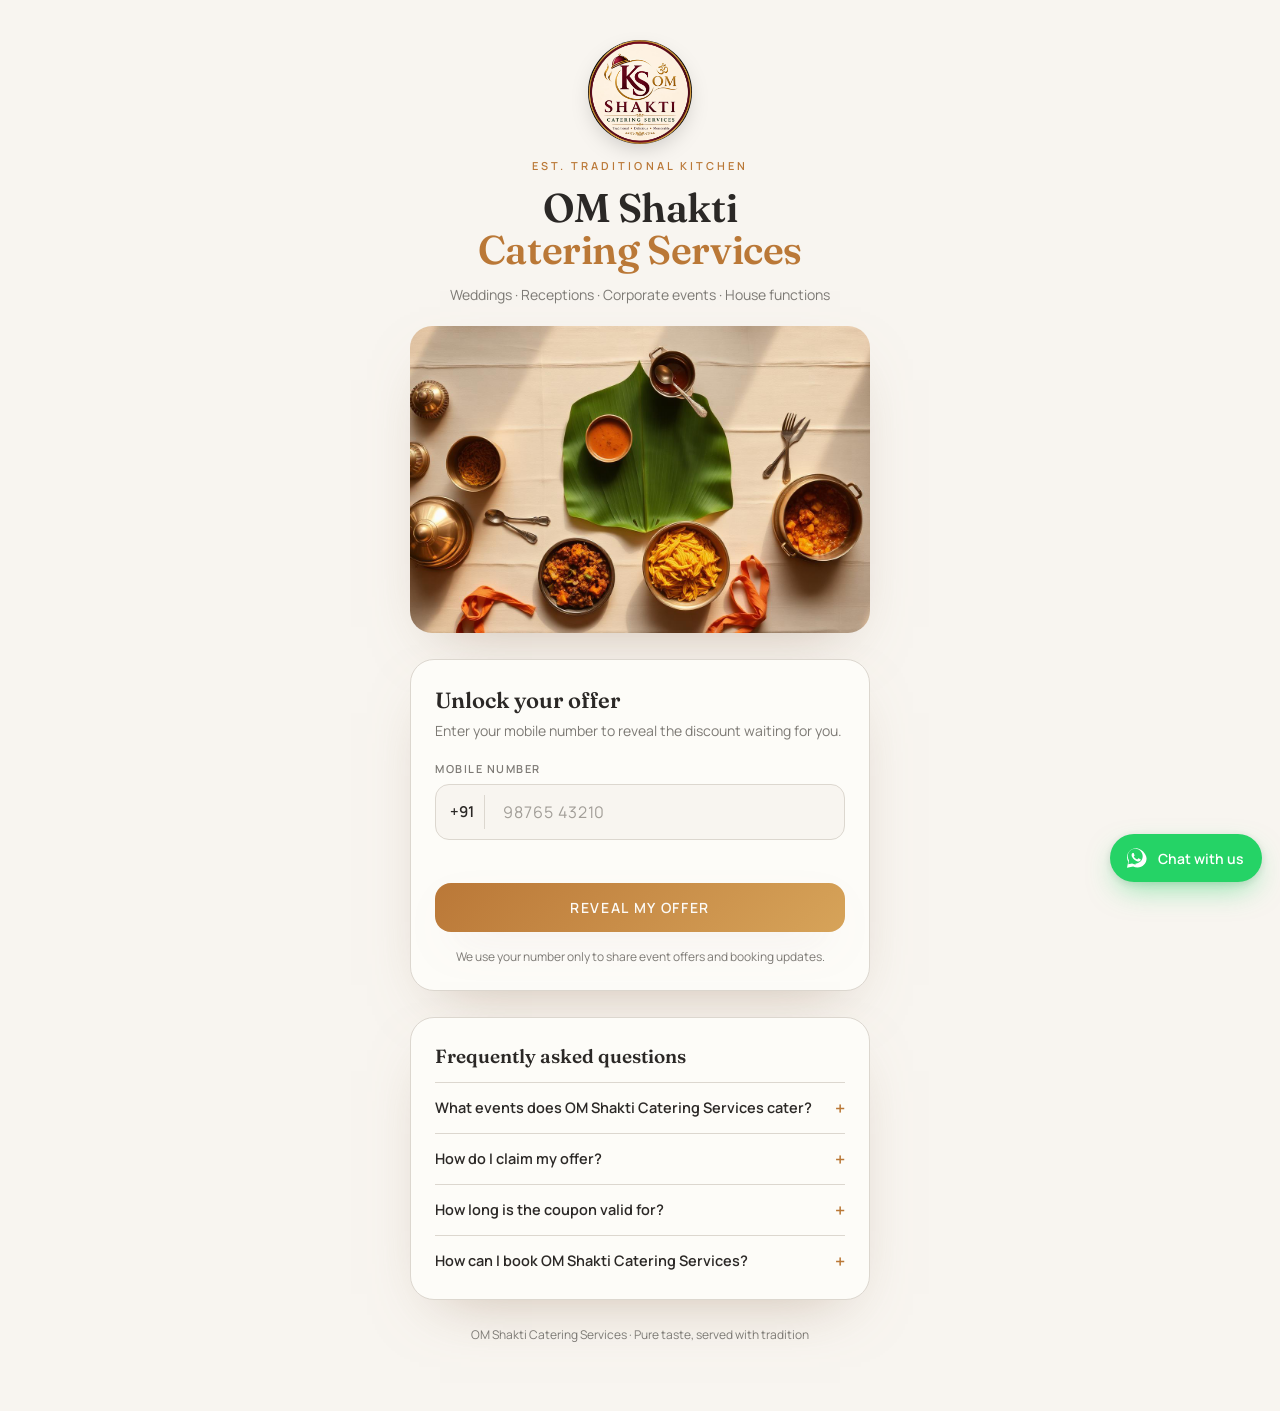
<file: offers/index.html>
<!doctype html>
<html lang="en">
<head>
  <meta charset="utf-8" />
  <meta name="viewport" content="width=device-width, initial-scale=1" />

  <!-- Google Tag Manager -->
  <script>(function(w,d,s,l,i){w[l]=w[l]||[];w[l].push({'gtm.start':
  new Date().getTime(),event:'gtm.js'});var f=d.getElementsByTagName(s)[0],
  j=d.createElement(s),dl=l!='dataLayer'?'&l='+l:'';j.async=true;j.src=
  'https://www.googletagmanager.com/gtm.js?id='+i+dl;f.parentNode.insertBefore(j,f);
  })(window,document,'script','dataLayer','GTM-MZ9FZ29J');</script>
  <!-- End Google Tag Manager -->

  <title>OM Shakti Catering Services — Unlock Your Offer</title>
  <meta name="description" content="Enter your mobile number and reveal an exclusive discount on your next event with OM Shakti Catering Services — traditional South Indian catering for weddings, receptions, corporate events and house functions." />
  <meta name="robots" content="index, follow" />
  <meta name="author" content="OM Shakti Catering Services" />
  <link rel="canonical" href="https://omsakthicateringservices.in/offers/" />
  <link rel="icon" type="image/png" href="../assets/favicon.png" />
  <link rel="apple-touch-icon" href="assets/logo.png" />
  <meta name="theme-color" content="#b8763f" />

  <!-- Open Graph / Facebook, WhatsApp link previews -->
  <meta property="og:type" content="website" />
  <meta property="og:site_name" content="OM Shakti Catering Services" />
  <meta property="og:title" content="OM Shakti Catering Services — Unlock Your Offer" />
  <meta property="og:description" content="Enter your mobile number and reveal an exclusive discount on your next event with OM Shakti Catering Services — traditional South Indian catering for weddings, receptions, corporate events and house functions." />
  <meta property="og:url" content="https://omsakthicateringservices.in/offers/" />
  <meta property="og:image" content="https://omsakthicateringservices.in/offers/assets/catering-hero.jpg" />
  <meta property="og:image:alt" content="Traditional South Indian catering spread served on a banana leaf" />
  <meta property="og:locale" content="en_IN" />

  <!-- Twitter Card -->
  <meta name="twitter:card" content="summary_large_image" />
  <meta name="twitter:title" content="OM Shakti Catering Services — Unlock Your Offer" />
  <meta name="twitter:description" content="Enter your mobile number and reveal an exclusive discount on your next event with OM Shakti Catering Services." />
  <meta name="twitter:image" content="https://omsakthicateringservices.in/offers/assets/catering-hero.jpg" />

  <link rel="preload" as="image" href="assets/catering-hero.jpg" />
  <link rel="preconnect" href="https://fonts.googleapis.com" />
  <link rel="preconnect" href="https://fonts.gstatic.com" crossorigin />
  <link rel="stylesheet" href="https://fonts.googleapis.com/css2?family=Fraunces:opsz,wght@9..144,400;9..144,600;9..144,700&family=Manrope:wght@400;500;600;700&display=swap" />

  <!-- Structured data: helps Google, AI answer engines (SGE, ChatGPT, Perplexity) and
       WhatsApp/social link previews understand who this business is and what it offers. -->
  <script type="application/ld+json">
  {
    "@context": "https://schema.org",
    "@type": "LocalBusiness",
    "name": "OM Shakti Catering Services",
    "description": "Traditional South Indian catering for weddings, receptions, corporate events and house functions.",
    "image": "https://omsakthicateringservices.in/offers/assets/catering-hero.jpg",
    "url": "https://omsakthicateringservices.in/offers/",
    "telephone": "+919087109601",
    "priceRange": "₹₹",
    "areaServed": "Tamil Nadu, India",
    "sameAs": [
      "https://wa.me/message/XDDBKSHT3CEVF1"
    ]
  }
  </script>
  <script type="application/ld+json">
  {
    "@context": "https://schema.org",
    "@type": "FAQPage",
    "mainEntity": [
      {
        "@type": "Question",
        "name": "What events does OM Shakti Catering Services cater?",
        "acceptedAnswer": {
          "@type": "Answer",
          "text": "We cater weddings, receptions, corporate events and house functions, serving traditional South Indian food."
        }
      },
      {
        "@type": "Question",
        "name": "How do I claim my offer?",
        "acceptedAnswer": {
          "@type": "Answer",
          "text": "Enter your mobile number on this page and tap Reveal My Offer to instantly unlock a discount for your event."
        }
      },
      {
        "@type": "Question",
        "name": "How long is the coupon valid for?",
        "acceptedAnswer": {
          "@type": "Answer",
          "text": "Each coupon is valid for 30 days from the day you reveal it, for one order."
        }
      },
      {
        "@type": "Question",
        "name": "How can I book OM Shakti Catering Services?",
        "acceptedAnswer": {
          "@type": "Answer",
          "text": "Call us directly or message us on WhatsApp using the buttons on this page after revealing your offer."
        }
      }
    ]
  }
  </script>
  <style>
    :root{
      --background: oklch(97.2% .008 85);
      --foreground: oklch(28% .005 60);
      --card: oklch(99% .005 85);
      --primary: oklch(63% .115 62);
      --primary-glow: oklch(75% .11 75);
      --primary-foreground: oklch(98.5% .006 85);
      --muted: oklch(94% .008 82);
      --muted-foreground: oklch(58% .008 70);
      --accent: oklch(90% .035 75);
      --border: oklch(88% .012 80);
      --destructive: oklch(58% .18 28);
      --radius: .875rem;
      --gradient-primary: linear-gradient(135deg, var(--primary), var(--primary-glow));
      --gradient-scratch: linear-gradient(140deg, oklch(55% .05 65), oklch(72% .06 78));
      --shadow-card: 0 24px 60px -30px oklch(63% .05 62 / .55);
      --shadow-btn: 0 18px 45px -22px oklch(63% .0539 .101 / .55);
      --font-display: "Fraunces", Georgia, serif;
      --font-body: "Manrope", system-ui, sans-serif;
    }
    *{ box-sizing:border-box; }
    html,body{ margin:0; padding:0; }
    body{
      background: var(--background);
      color: var(--foreground);
      font-family: var(--font-body);
      -webkit-font-smoothing: antialiased;
      min-height: 100dvh;
      display:flex;
      justify-content:center;
      padding: 40px 20px 56px;
    }
    .wrap{ width:100%; max-width: 460px; margin:0 auto; }

    /* ---------- Header ---------- */
    .eyebrow{
      text-align:center;
      text-transform:uppercase;
      letter-spacing:.28em;
      font-size:11px;
      font-weight:600;
      color: var(--primary);
      margin: 6px 0 14px;
    }
    h1.brand{
      text-align:center;
      font-family: var(--font-display);
      font-weight:600;
      line-height:1.05;
      margin:0;
      font-size: clamp(30px, 8vw, 40px);
      letter-spacing:-.01em;
    }
    h1.brand .top{ display:block; color: var(--foreground); }
    h1.brand .accent{ display:block; color: var(--primary); }
    .tagline{
      text-align:center;
      color: var(--muted-foreground);
      font-size: 14px;
      margin: 14px 0 22px;
    }
    .hero{
      width:100%;
      aspect-ratio: 3 / 2;
      object-fit: cover;
      border-radius: 22px;
      display:block;
      box-shadow: var(--shadow-card);
    }

    /* ---------- Card ---------- */
    .card{
      background: var(--card);
      border: 1px solid var(--border);
      border-radius: 24px;
      padding: 26px 24px 24px;
      margin-top: 26px;
      box-shadow: var(--shadow-card);
    }
    .card h2{
      font-family: var(--font-display);
      font-weight:600;
      font-size: 22px;
      margin: 0 0 6px;
    }
    .card .sub{
      color: var(--muted-foreground);
      font-size: 14px;
      line-height:1.5;
      margin: 0 0 20px;
    }
    label.field-label{
      display:block;
      text-transform:uppercase;
      letter-spacing:.14em;
      font-size:11px;
      font-weight:600;
      color: var(--muted-foreground);
      margin-bottom:8px;
    }
    .phone-row{
      display:flex;
      align-items:center;
      gap:8px;
      background: var(--background);
      border:1px solid var(--border);
      border-radius: 14px;
      padding: 4px 4px 4px 14px;
      transition: border-color .15s, box-shadow .15s;
    }
    .phone-row:focus-within{
      border-color: var(--primary);
      box-shadow: 0 0 0 3px oklch(63% .115 62 / .12);
    }
    .cc{ font-weight:600; color: var(--foreground); font-size:15px; }
    .divider{ width:1px; align-self:stretch; background: var(--border); margin:6px 2px; }
    #phone{
      border:0;
      outline:0;
      background:transparent;
      font-family: var(--font-body);
      font-size:16px;
      letter-spacing:.06em;
      color: var(--foreground);
      width:100%;
      padding: 12px 8px;
    }
    #phone::placeholder{ color: oklch(70% .01 75); letter-spacing:.06em; }
    .error{
      color: var(--destructive);
      font-size: 13px;
      margin: 10px 2px 0;
      min-height: 1em;
    }
    .error.notice{
      color: var(--primary);
      font-weight: 600;
    }
    .btn{
      appearance:none;
      border:0;
      cursor:pointer;
      width:100%;
      margin-top: 20px;
      padding: 15px 0;
      border-radius: 16px;
      background-image: var(--gradient-primary);
      color: var(--primary-foreground);
      font-family: var(--font-body);
      font-weight:600;
      font-size: 14px;
      letter-spacing: .12em;
      text-transform: uppercase;
      box-shadow: var(--shadow-btn);
      transition: transform .08s ease, filter .15s;
    }
    .btn:hover{ filter: brightness(1.03); }
    .btn:active{ transform: scale(.985); }
    .btn[disabled]{ opacity:.7; cursor:progress; }
    .footnote{
      text-align:center;
      color: var(--muted-foreground);
      font-size: 12px;
      line-height:1.5;
      margin: 16px 4px 0;
    }

    /* ---------- Reward screen ---------- */
    .verified-pill{
      display:block;
      text-align:center;
      text-transform:uppercase;
      letter-spacing:.28em;
      font-size:11px;
      font-weight:700;
      color: var(--primary);
      margin: 2px 0 8px;
    }
    .reward-title{
      font-family: var(--font-display);
      font-weight:600;
      font-size: 22px;
      text-align:center;
      margin: 0 0 18px;
    }
    .scratch{
      position:relative;
      width:100%;
      aspect-ratio: 16 / 10;
      border-radius: 18px;
      overflow:hidden;
      background: var(--accent);
      user-select:none;
      -webkit-user-select:none;
      touch-action:none;
    }
    .prize{
      position:absolute; inset:0;
      display:flex; flex-direction:column;
      align-items:center; justify-content:center;
      text-align:center; gap:6px; padding:16px;
    }
    .prize .p-title{
      font-family: var(--font-display);
      font-weight:700;
      font-size: clamp(26px, 8vw, 34px);
      color: var(--primary);
      letter-spacing:.01em;
    }
    .prize .p-note{ color: var(--muted-foreground); font-size:14px; }
    #scratchCanvas{ position:absolute; inset:0; width:100%; height:100%; cursor: grab; }
    #scratchCanvas:active{ cursor: grabbing; }

    .coupon-wrap{
      border: 1px dashed var(--border);
      border-radius: 14px;
      padding: 14px;
      text-align:center;
      margin-top: 18px;
    }
    .coupon-label{
      text-transform:uppercase; letter-spacing:.2em; font-size:10px;
      font-weight:600; color: var(--muted-foreground);
    }
    .coupon-code{
      font-family: var(--font-display);
      font-weight:700;
      font-size: 26px;
      letter-spacing:.14em;
      margin-top:4px;
      color: var(--foreground);
    }
    .reward-note{
      text-align:center; color: var(--muted-foreground);
      font-size:12px; line-height:1.5; margin:14px 4px 0;
    }
    a.call-btn{
      display:block; text-decoration:none; text-align:center;
      margin-top: 18px; padding: 15px 0; border-radius: 16px;
      background-image: var(--gradient-primary);
      color: var(--primary-foreground);
      font-weight:600; font-size:14px; letter-spacing:.12em; text-transform:uppercase;
      box-shadow: var(--shadow-btn);
    }

    .site-footer{
      text-align:center; color: var(--muted-foreground);
      font-size:12px; margin-top: 26px;
    }

    /* ---------- FAQ ---------- */
    .card.faq h2{ font-size:19px; margin-bottom:14px; }
    .faq details{
      border-top: 1px solid var(--border);
      padding: 13px 0;
    }
    .faq details:last-child{ padding-bottom: 2px; }
    .faq summary{
      cursor:pointer;
      list-style:none;
      font-weight:600;
      font-size:14.5px;
      color: var(--foreground);
      display:flex;
      align-items:center;
      justify-content:space-between;
      gap:12px;
    }
    .faq summary::-webkit-details-marker{ display:none; }
    .faq summary::after{
      content:"+";
      flex:none;
      font-size:18px;
      font-weight:600;
      color: var(--primary);
      transition: transform .15s;
    }
    .faq details[open] summary::after{ content:"−"; }
    .faq details p{
      margin: 10px 0 0;
      color: var(--muted-foreground);
      font-size: 13.5px;
      line-height:1.55;
    }

    /* ---------- WhatsApp ---------- */
    :root{ --wa: #25D366; --wa-dark: #1da851; }
    /* Secondary "Chat on WhatsApp" button on the reward card */
    a.wa-btn{
      display:flex; align-items:center; justify-content:center; gap:9px;
      text-decoration:none; text-align:center;
      margin-top: 10px; padding: 14px 0; border-radius: 16px;
      background: #fff; color: var(--wa-dark);
      border: 1.5px solid var(--wa);
      font-weight:600; font-size:14px; letter-spacing:.06em; text-transform:uppercase;
      transition: background .15s, color .15s;
    }
    a.wa-btn:hover{ background: var(--wa); color:#fff; }
    a.wa-btn svg{ width:20px; height:20px; }

    /* Persistent floating "Chat with us" pill */
    a.wa-fab{
      position: fixed; right: 18px; bottom: 18px; z-index: 50;
      display:flex; align-items:center; gap:10px;
      padding: 12px 18px 12px 14px; border-radius: 999px;
      background: var(--wa); color:#fff; text-decoration:none;
      font-weight:600; font-size:14px;
      box-shadow: 0 12px 30px -8px rgba(37,211,102,.55), 0 2px 8px rgba(0,0,0,.12);
      transition: transform .12s, box-shadow .15s;
    }
    a.wa-fab:hover{ transform: translateY(-2px); box-shadow: 0 16px 34px -8px rgba(37,211,102,.65), 0 3px 10px rgba(0,0,0,.15); }
    a.wa-fab svg{ width:24px; height:24px; flex:none; }
    a.wa-fab .wa-fab-text{ white-space:nowrap; }
    @media (max-width: 420px){
      a.wa-fab{ right: 14px; bottom: 14px; padding: 12px; }
      a.wa-fab .wa-fab-text{ display:none; } /* icon-only bubble on small screens */
    }

    .site-logo{ display:block; width:104px; height:104px; margin:0 auto 14px; border-radius:50%; object-fit:cover; box-shadow: 0 8px 24px -8px rgba(0,0,0,.25); }
    .hidden{ display:none !important; }
    @keyframes popIn{ from{ opacity:0; transform: scale(.96) translateY(6px);} to{ opacity:1; transform:none; } }
    .pop-in{ animation: popIn .35s ease both; }
  </style>
</head>
<body>
  <!-- Google Tag Manager (noscript) -->
  <noscript><iframe src="https://www.googletagmanager.com/ns.html?id=GTM-MZ9FZ29J"
    height="0" width="0" style="display:none;visibility:hidden"></iframe></noscript>
  <!-- End Google Tag Manager (noscript) -->

  <main class="wrap">
    <a href="../" aria-label="OM Shakti Catering Services — home">
      <img class="site-logo" src="assets/logo.png" alt="KS Om Shakti Catering Services logo" width="104" height="104" />
    </a>
    <p class="eyebrow">Est. Traditional Kitchen</p>
    <h1 class="brand">
      <span class="top">OM Shakti</span>
      <span class="accent">Catering Services</span>
    </h1>
    <p class="tagline">Weddings · Receptions · Corporate events · House functions</p>

    <img class="hero" src="assets/catering-hero.jpg" alt="Traditional South Indian catering spread served on a banana leaf" />

    <!-- ============ STEP 1: Phone capture ============ -->
    <section class="card" id="phoneCard">
      <h2>Unlock your offer</h2>
      <p class="sub">Enter your mobile number to reveal the discount waiting for you.</p>

      <form id="phoneForm" novalidate>
        <label class="field-label" for="phone">Mobile number</label>
        <div class="phone-row">
          <span class="cc">+91</span>
          <span class="divider"></span>
          <input id="phone" type="tel" inputmode="numeric" autocomplete="tel-national"
                 maxlength="11" placeholder="98765 43210" />
        </div>
        <div class="error" id="phoneError"></div>
        <button class="btn" type="submit" id="submitBtn">Reveal My Offer</button>
      </form>
      <p class="footnote">We use your number only to share event offers and booking updates.</p>
    </section>

    <!-- ============ STEP 2: Reward / scratch card ============ -->
    <section class="card hidden" id="rewardCard">
      <span class="verified-pill">Verified</span>
      <h2 class="reward-title">Scratch to reveal your offer</h2>

      <div class="scratch" id="scratch">
        <div class="prize" id="prize">
          <span class="p-title" id="prizeTitle">FREE WELCOME DRINK</span>
          <span class="p-note" id="prizeNote">for your whole event</span>
        </div>
        <canvas id="scratchCanvas"></canvas>
      </div>

      <div class="coupon-wrap">
        <div class="coupon-label">Coupon Code</div>
        <div class="coupon-code" id="couponCode">OMS0000</div>
      </div>

      <p class="reward-note">Show this screen while booking. Valid for 30 days on one order.</p>
      <a class="call-btn" id="callBtn" href="tel:+919087109601">Call to Book</a>
      <a class="wa-btn" id="waBtn" href="https://wa.me/message/XDDBKSHT3CEVF1" target="_blank" rel="noopener">
        <svg viewBox="0 0 32 32" fill="currentColor" aria-hidden="true"><path d="M16 3C9.4 3 4 8.4 4 15c0 2.1.6 4.2 1.6 6L4 29l8.2-1.6c1.7.9 3.7 1.4 5.8 1.4h.1c6.6 0 12-5.4 12-12S22.6 3 16 3zm0 21.8c-1.8 0-3.5-.5-5-1.4l-.4-.2-4.9 1 1-4.8-.2-.4c-1-1.6-1.5-3.4-1.5-5.3 0-5.5 4.5-9.9 10-9.9 2.7 0 5.2 1 7 2.9 1.9 1.9 2.9 4.4 2.9 7 0 5.5-4.5 9.8-9.9 9.8zm5.5-7.4c-.3-.1-1.8-.9-2-1s-.5-.1-.7.2-.8 1-.9 1.1-.3.2-.6.1c-.3-.1-1.3-.5-2.4-1.5-.9-.8-1.5-1.8-1.7-2.1s0-.5.1-.6l.5-.5c.1-.2.2-.3.3-.5s0-.4 0-.5c-.1-.1-.7-1.6-.9-2.2-.2-.6-.5-.5-.7-.5h-.6c-.2 0-.5.1-.8.4-.3.3-1 1-1 2.5s1.1 2.9 1.2 3.1c.1.2 2.1 3.2 5.1 4.5.7.3 1.3.5 1.7.6.7.2 1.4.2 1.9.1.6-.1 1.8-.7 2-1.5.3-.7.3-1.4.2-1.5-.1-.2-.3-.2-.6-.4z"/></svg>
        Chat on WhatsApp
      </a>
    </section>

    <!-- ============ FAQ (matches the FAQPage structured data in <head>) ============ -->
    <section class="card faq" aria-labelledby="faqHeading">
      <h2 id="faqHeading">Frequently asked questions</h2>
      <details>
        <summary>What events does OM Shakti Catering Services cater?</summary>
        <p>We cater weddings, receptions, corporate events and house functions, serving traditional South Indian food.</p>
      </details>
      <details>
        <summary>How do I claim my offer?</summary>
        <p>Enter your mobile number above and tap Reveal My Offer to instantly unlock a discount for your event.</p>
      </details>
      <details>
        <summary>How long is the coupon valid for?</summary>
        <p>Each coupon is valid for 30 days from the day you reveal it, for one order.</p>
      </details>
      <details>
        <summary>How can I book OM Shakti Catering Services?</summary>
        <p>Call us directly or message us on WhatsApp using the buttons on this page after revealing your offer.</p>
      </details>
    </section>

    <p class="site-footer">OM Shakti Catering Services · Pure taste, served with tradition</p>
  </main>

  <!-- Persistent WhatsApp chat -->
  <a class="wa-fab" href="https://wa.me/message/XDDBKSHT3CEVF1" target="_blank" rel="noopener"
     aria-label="Chat with us on WhatsApp">
    <svg viewBox="0 0 32 32" fill="currentColor" aria-hidden="true"><path d="M16 3C9.4 3 4 8.4 4 15c0 2.1.6 4.2 1.6 6L4 29l8.2-1.6c1.7.9 3.7 1.4 5.8 1.4h.1c6.6 0 12-5.4 12-12S22.6 3 16 3zm0 21.8c-1.8 0-3.5-.5-5-1.4l-.4-.2-4.9 1 1-4.8-.2-.4c-1-1.6-1.5-3.4-1.5-5.3 0-5.5 4.5-9.9 10-9.9 2.7 0 5.2 1 7 2.9 1.9 1.9 2.9 4.4 2.9 7 0 5.5-4.5 9.8-9.9 9.8zm5.5-7.4c-.3-.1-1.8-.9-2-1s-.5-.1-.7.2-.8 1-.9 1.1-.3.2-.6.1c-.3-.1-1.3-.5-2.4-1.5-.9-.8-1.5-1.8-1.7-2.1s0-.5.1-.6l.5-.5c.1-.2.2-.3.3-.5s0-.4 0-.5c-.1-.1-.7-1.6-.9-2.2-.2-.6-.5-.5-.7-.5h-.6c-.2 0-.5.1-.8.4-.3.3-1 1-1 2.5s1.1 2.9 1.2 3.1c.1.2 2.1 3.2 5.1 4.5.7.3 1.3.5 1.7.6.7.2 1.4.2 1.9.1.6-.1 1.8-.7 2-1.5.3-.7.3-1.4.2-1.5-.1-.2-.3-.2-.6-.4z"/></svg>
    <span class="wa-fab-text">Chat with us</span>
  </a>

  <script>
    /* =========================================================================
       CONFIG — paste your deployed Google Apps Script Web App URL here.
       See google-apps-script.gs + SETUP.md for the 3-minute setup.
       Until it is set, the page runs in local preview mode (nothing is saved).
       ========================================================================= */
    const SCRIPT_URL = "https://script.google.com/macros/s/AKfycbygZpjyxzHUYdwUySq-fTI6ZXxVX227Fq8o_7x5e2NQ3POUT_HUcdSggSW62AA3AfLujQ/exec";

    // Business phone for the "Call to Book" button (edit to the real number).
    const BOOKING_PHONE = "+919087109601";

    // Offer pool (mirrors the original design). The offer is chosen server-side
    // when the sheet is connected so the sheet matches what the guest sees.
    const OFFERS = [
      { title: "FREE WELCOME DRINK", note: "for your whole event" },
      { title: "₹2,000 OFF",         note: "on orders above ₹2 lakhs" },
      { title: "₹5,000 OFF",         note: "on orders above ₹4 lakhs" },
      { title: "₹10,000 OFF",        note: "on orders above ₹8 lakhs" },
    ];

    const $ = (id) => document.getElementById(id);

    // ---- Step 1: submit ----
    document.getElementById("callBtn").setAttribute("href", "tel:" + BOOKING_PHONE);

    $("phone").addEventListener("input", (e) => {
      e.target.value = e.target.value.replace(/[^\d]/g, "").slice(0, 10);
      $("phoneError").textContent = "";
    });

    $("phoneForm").addEventListener("submit", async (e) => {
      e.preventDefault();
      const phone = $("phone").value.replace(/[^\d]/g, "");
      const errEl = $("phoneError");
      errEl.classList.remove("notice");
      if (!/^[6-9]\d{9}$/.test(phone)) {
        errEl.textContent = "Please enter a valid 10-digit mobile number.";
        return;
      }
      errEl.textContent = "";

      const btn = $("submitBtn");
      btn.disabled = true;
      const original = btn.textContent;
      btn.textContent = "Please wait…";

      let result;
      try {
        result = await submitLead(phone);
      } catch (err) {
        result = localFallback(phone); // never block the guest on a network hiccup
      }

      btn.disabled = false;
      btn.textContent = original;

      if (result.duplicate) {
        errEl.classList.add("notice");
        errEl.textContent = result.message || "You've already claimed an offer with this number. Our team will reach out shortly!";
        return;
      }

      showReward(result);
    });

    // Post phone to the sheet; server returns the unique coupon + chosen offer,
    // or flags the number as a duplicate if it has already claimed one.
    async function submitLead(phone) {
      if (!SCRIPT_URL || SCRIPT_URL.startsWith("PASTE_")) {
        console.warn("SCRIPT_URL not set — running in local preview mode (nothing saved to the sheet).");
        return localFallback(phone);
      }
      const res = await fetch(SCRIPT_URL, {
        method: "POST",
        headers: { "Content-Type": "text/plain;charset=utf-8" }, // simple request → no CORS preflight
        body: JSON.stringify({ phone }),
      });
      const data = await res.json();
      if (!data || !data.ok) throw new Error("Server error");
      if (data.duplicate) return { duplicate: true, message: data.message };
      return { coupon: data.coupon, title: data.offerTitle, note: data.offerNote };
    }

    // Used only when the sheet isn't connected yet, or the network fails.
    function localFallback(phone) {
      const offer = OFFERS[Math.floor(Math.random() * OFFERS.length)];
      const suffix = String(Math.floor(10 + Math.random() * 90));
      return { coupon: "OMS" + phone.slice(-4) + suffix, title: offer.title, note: offer.note };
    }

    // ---- Step 2: reveal ----
    function showReward({ coupon, title, note }) {
      $("prizeTitle").textContent = title;
      $("prizeNote").textContent = note;
      $("couponCode").textContent = coupon;
      $("phoneCard").classList.add("hidden");
      const card = $("rewardCard");
      card.classList.remove("hidden");
      card.classList.add("pop-in");
      card.scrollIntoView({ behavior: "smooth", block: "center" });
      initScratch();
    }

    // ---- Scratch-card canvas ----
    function initScratch() {
      const canvas = $("scratchCanvas");
      const box = $("scratch");
      const ctx = canvas.getContext("2d");
      const dpr = window.devicePixelRatio || 1;
      const rect = box.getBoundingClientRect();
      canvas.width = Math.round(rect.width * dpr);
      canvas.height = Math.round(rect.height * dpr);
      ctx.scale(dpr, dpr);

      // Foil coating (gradient-scratch) + label
      const g = ctx.createLinearGradient(0, 0, rect.width, rect.height);
      g.addColorStop(0, "#8a6a4a");
      g.addColorStop(1, "#b79068");
      ctx.fillStyle = g;
      ctx.fillRect(0, 0, rect.width, rect.height);

      ctx.fillStyle = "rgba(255,255,255,0.92)";
      ctx.textAlign = "center";
      ctx.font = "600 15px Manrope, sans-serif";
      ctx.fillText("T A P   T O   S C R A T C H", rect.width / 2, rect.height / 2 - 6);
      ctx.font = "400 12px Manrope, sans-serif";
      ctx.fillStyle = "rgba(255,255,255,0.75)";
      ctx.fillText("Your reward is inside", rect.width / 2, rect.height / 2 + 16);

      ctx.globalCompositeOperation = "destination-out";

      let drawing = false, revealed = false;
      const pos = (ev) => {
        const r = canvas.getBoundingClientRect();
        const p = ev.touches ? ev.touches[0] : ev;
        return { x: p.clientX - r.left, y: p.clientY - r.top };
      };
      const scratch = (x, y) => {
        ctx.beginPath();
        ctx.arc(x, y, 22, 0, Math.PI * 2);
        ctx.fill();
      };
      const pct = () => {
        const img = ctx.getImageData(0, 0, canvas.width, canvas.height).data;
        let clear = 0;
        for (let i = 3; i < img.length; i += 4 * 40) if (img[i] === 0) clear++;
        return clear / (img.length / (4 * 40));
      };
      const finish = () => {
        if (revealed) return;
        revealed = true;
        canvas.style.transition = "opacity .4s";
        canvas.style.opacity = "0";
        setTimeout(() => (canvas.style.display = "none"), 400);
      };
      const move = (ev) => {
        if (!drawing) return;
        ev.preventDefault();
        const { x, y } = pos(ev);
        scratch(x, y);
        if (pct() > 0.45) finish();
      };
      const start = (ev) => { drawing = true; const { x, y } = pos(ev); scratch(x, y); };
      const end = () => { drawing = false; };

      canvas.addEventListener("mousedown", start);
      canvas.addEventListener("mousemove", move);
      window.addEventListener("mouseup", end);
      canvas.addEventListener("touchstart", start, { passive: false });
      canvas.addEventListener("touchmove", move, { passive: false });
      canvas.addEventListener("touchend", end);
    }
  </script>
</body>
</html>
</file>
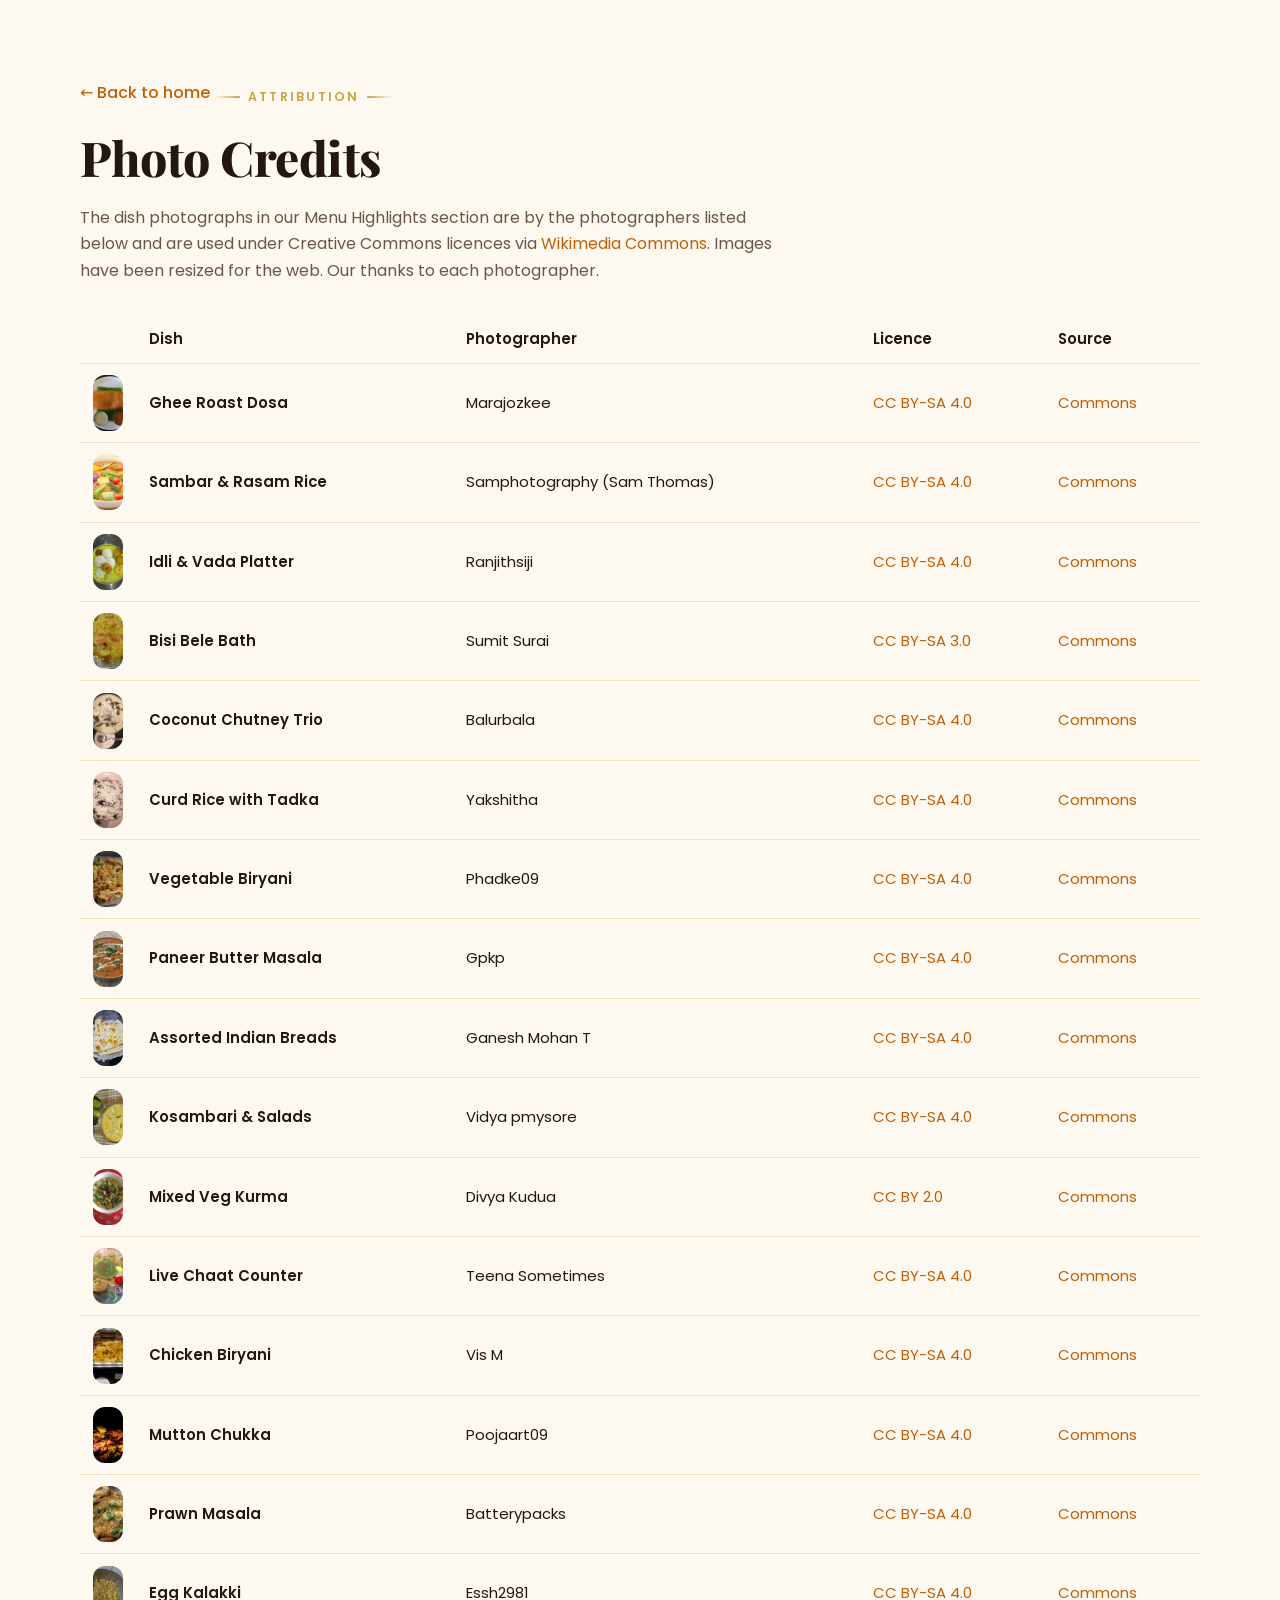
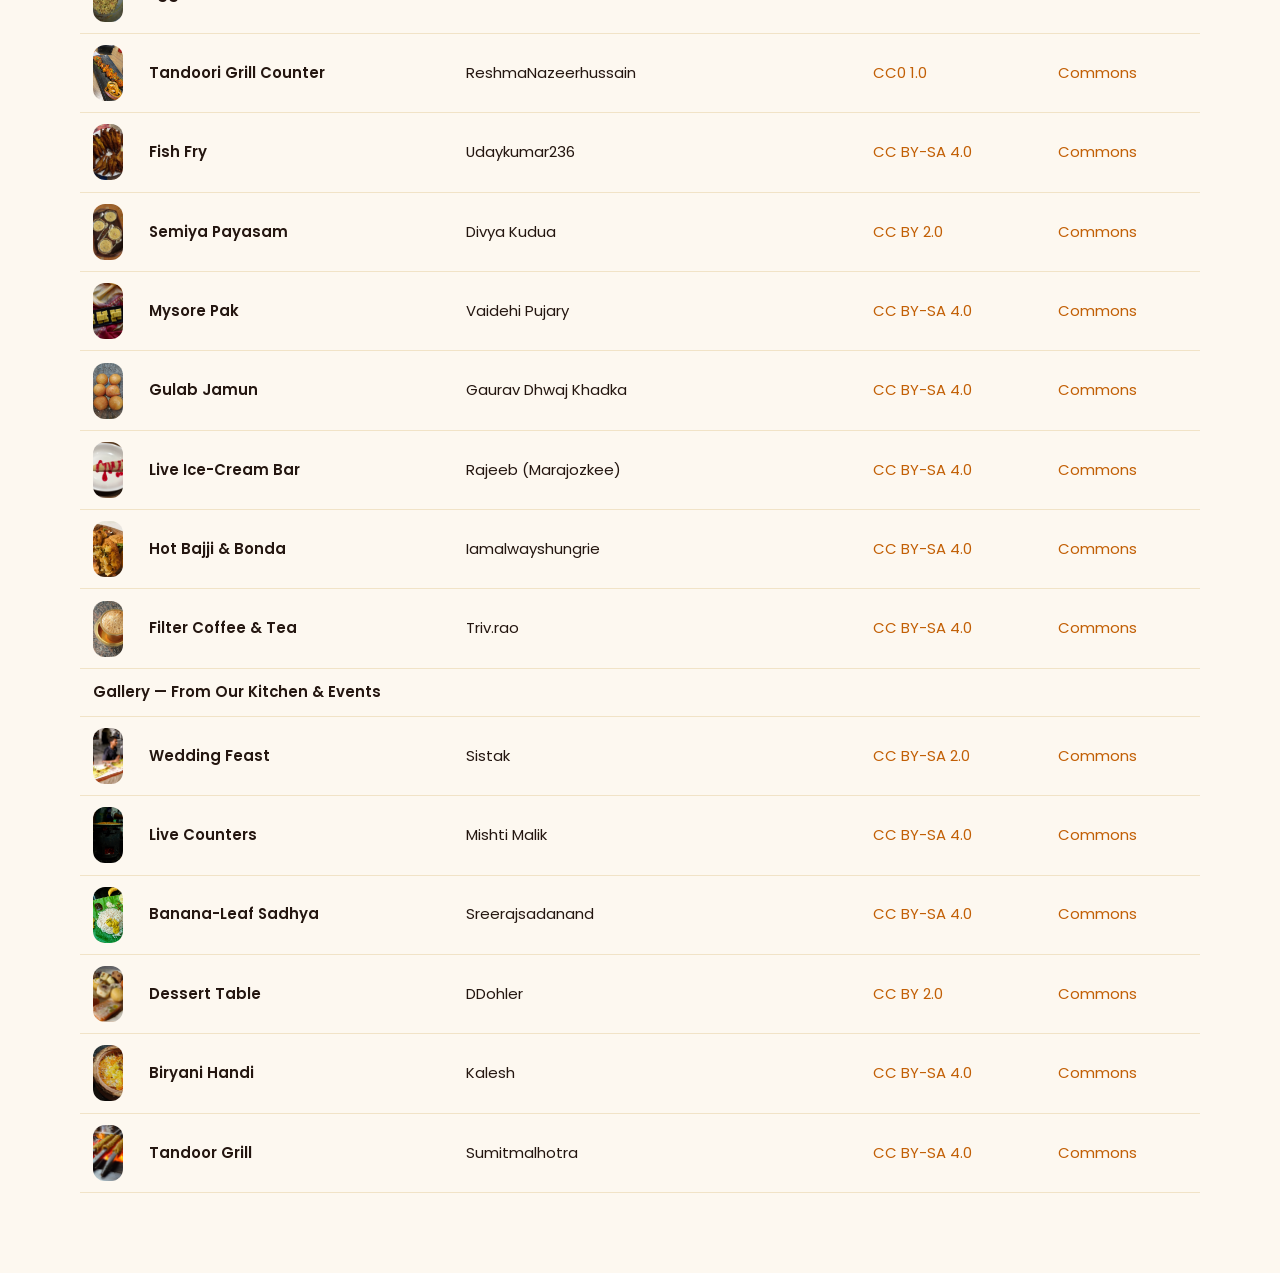
<file: credits.html>
<!DOCTYPE html>
<html lang="en-IN">
<head>
  <meta charset="UTF-8" />
  <meta name="viewport" content="width=device-width, initial-scale=1.0" />
  <title>Photo Credits — Om Shakti Catering Services</title>
  <meta name="description" content="Attribution for the dish photographs used on the Om Shakti Catering Services website." />
  <meta name="robots" content="noindex, follow" />
  <link rel="canonical" href="https://omsakthicateringservices.in/credits.html" />
  <link rel="icon" type="image/png" href="assets/favicon.png" />
  <link rel="preconnect" href="https://fonts.googleapis.com" />
  <link rel="preconnect" href="https://fonts.gstatic.com" crossorigin />
  <link href="https://fonts.googleapis.com/css2?family=Playfair+Display:wght@500;600;700;800&family=Poppins:wght@300;400;500;600;700&display=swap" rel="stylesheet" />
  <link rel="stylesheet" href="css/styles.css" />
  <style>
    .credits-page { padding-block: clamp(3rem, 8vw, 5rem); }
    .credits-page .back { display: inline-block; margin-bottom: 1.5rem; font-weight: 500; }
    .credits-page p { max-width: 70ch; color: var(--brown); }
    .credits-table-wrap { overflow-x: auto; margin-top: 2rem; }
    .credits-table { width: 100%; border-collapse: collapse; font-size: 0.93rem; }
    .credits-table th, .credits-table td {
      text-align: left; vertical-align: middle; padding: 0.7rem 0.8rem;
      border-bottom: 1px solid rgba(201, 162, 75, 0.25);
    }
    .credits-table th { color: var(--ink); font-weight: 600; }
    .credits-table img { width: 56px; height: 56px; object-fit: cover; border-radius: 12px; display: block; }
    .credits-table td:first-child { width: 56px; }
    .credits-table td:nth-child(2) { font-weight: 600; color: var(--ink); white-space: nowrap; }
  </style>
</head>
<body>
  <main class="section credits-page">
    <div class="container">
      <a class="back" href="./">← Back to home</a>
      <span class="eyebrow">Attribution</span>
      <h1 class="section-title">Photo Credits</h1>
      <p>
        The dish photographs in our Menu Highlights section are by the photographers listed below and are
        used under Creative Commons licences via
        <a href="https://commons.wikimedia.org/" target="_blank" rel="noopener">Wikimedia Commons</a>.
        Images have been resized for the web. Our thanks to each photographer.
      </p>

      <div class="credits-table-wrap">
        <table class="credits-table">
          <thead>
            <tr><th></th><th>Dish</th><th>Photographer</th><th>Licence</th><th>Source</th></tr>
          </thead>
          <tbody>
            <tr><td><img src="assets/images/ghee-roast-dosa.jpg" alt="" loading="lazy" /></td><td>Ghee Roast Dosa</td><td>Marajozkee</td><td><a href="https://creativecommons.org/licenses/by-sa/4.0" target="_blank" rel="noopener">CC BY-SA 4.0</a></td><td><a href="https://commons.wikimedia.org/wiki/File:Masala_dosa_01.jpg" target="_blank" rel="noopener">Commons</a></td></tr>
            <tr><td><img src="assets/images/sambar-rasam-rice.jpg" alt="" loading="lazy" /></td><td>Sambar &amp; Rasam Rice</td><td>Samphotography (Sam Thomas)</td><td><a href="https://creativecommons.org/licenses/by-sa/4.0" target="_blank" rel="noopener">CC BY-SA 4.0</a></td><td><a href="https://commons.wikimedia.org/wiki/File:Indian_Sambar.jpg" target="_blank" rel="noopener">Commons</a></td></tr>
            <tr><td><img src="assets/images/idli-vada-platter.jpg" alt="" loading="lazy" /></td><td>Idli &amp; Vada Platter</td><td>Ranjithsiji</td><td><a href="https://creativecommons.org/licenses/by-sa/4.0" target="_blank" rel="noopener">CC BY-SA 4.0</a></td><td><a href="https://commons.wikimedia.org/wiki/File:Idli_and_vada_with_chutney_and_sambar.jpg" target="_blank" rel="noopener">Commons</a></td></tr>
            <tr><td><img src="assets/images/bisi-bele-bath.jpg" alt="" loading="lazy" /></td><td>Bisi Bele Bath</td><td>Sumit Surai</td><td><a href="https://creativecommons.org/licenses/by-sa/3.0" target="_blank" rel="noopener">CC BY-SA 3.0</a></td><td><a href="https://commons.wikimedia.org/wiki/File:Food-Bisibelle-Bhat-2.jpg" target="_blank" rel="noopener">Commons</a></td></tr>
            <tr><td><img src="assets/images/coconut-chutney-trio.jpg" alt="" loading="lazy" /></td><td>Coconut Chutney Trio</td><td>Balurbala</td><td><a href="https://creativecommons.org/licenses/by-sa/4.0" target="_blank" rel="noopener">CC BY-SA 4.0</a></td><td><a href="https://commons.wikimedia.org/wiki/File:Coconut_Chutney_(Indian_Cuisine).jpg" target="_blank" rel="noopener">Commons</a></td></tr>
            <tr><td><img src="assets/images/curd-rice-tadka.jpg" alt="" loading="lazy" /></td><td>Curd Rice with Tadka</td><td>Yakshitha</td><td><a href="https://creativecommons.org/licenses/by-sa/4.0" target="_blank" rel="noopener">CC BY-SA 4.0</a></td><td><a href="https://commons.wikimedia.org/wiki/File:Curd_Rice_(Mosaranna).jpg" target="_blank" rel="noopener">Commons</a></td></tr>
            <tr><td><img src="assets/images/vegetable-biryani.jpg" alt="" loading="lazy" /></td><td>Vegetable Biryani</td><td>Phadke09</td><td><a href="https://creativecommons.org/licenses/by-sa/4.0" target="_blank" rel="noopener">CC BY-SA 4.0</a></td><td><a href="https://commons.wikimedia.org/wiki/File:Vegetable_Biryani_IMG_001.jpg" target="_blank" rel="noopener">Commons</a></td></tr>
            <tr><td><img src="assets/images/paneer-butter-masala.jpg" alt="" loading="lazy" /></td><td>Paneer Butter Masala</td><td>Gpkp</td><td><a href="https://creativecommons.org/licenses/by-sa/4.0" target="_blank" rel="noopener">CC BY-SA 4.0</a></td><td><a href="https://commons.wikimedia.org/wiki/File:Paneer_Butter_Masala_(2026).jpg" target="_blank" rel="noopener">Commons</a></td></tr>
            <tr><td><img src="assets/images/assorted-indian-breads.jpg" alt="" loading="lazy" /></td><td>Assorted Indian Breads</td><td>Ganesh Mohan T</td><td><a href="https://creativecommons.org/licenses/by-sa/4.0" target="_blank" rel="noopener">CC BY-SA 4.0</a></td><td><a href="https://commons.wikimedia.org/wiki/File:Butter_Naan_2.jpg" target="_blank" rel="noopener">Commons</a></td></tr>
            <tr><td><img src="assets/images/kosambari-salads.jpg" alt="" loading="lazy" /></td><td>Kosambari &amp; Salads</td><td>Vidya pmysore</td><td><a href="https://creativecommons.org/licenses/by-sa/4.0" target="_blank" rel="noopener">CC BY-SA 4.0</a></td><td><a href="https://commons.wikimedia.org/wiki/File:Totapuri_moong_dal_kosambari.jpg" target="_blank" rel="noopener">Commons</a></td></tr>
            <tr><td><img src="assets/images/mixed-veg-kurma.jpg" alt="" loading="lazy" /></td><td>Mixed Veg Kurma</td><td>Divya Kudua</td><td><a href="https://creativecommons.org/licenses/by/2.0" target="_blank" rel="noopener">CC BY 2.0</a></td><td><a href="https://commons.wikimedia.org/wiki/File:Vegetable_Kurma_India.jpg" target="_blank" rel="noopener">Commons</a></td></tr>
            <tr><td><img src="assets/images/live-chaat-counter.jpg" alt="" loading="lazy" /></td><td>Live Chaat Counter</td><td>Teena Sometimes</td><td><a href="https://creativecommons.org/licenses/by-sa/4.0" target="_blank" rel="noopener">CC BY-SA 4.0</a></td><td><a href="https://commons.wikimedia.org/wiki/File:Crispy_Pani_Puri.jpg" target="_blank" rel="noopener">Commons</a></td></tr>
            <tr><td><img src="assets/images/chicken-biryani.jpg" alt="" loading="lazy" /></td><td>Chicken Biryani</td><td>Vis M</td><td><a href="https://creativecommons.org/licenses/by-sa/4.0" target="_blank" rel="noopener">CC BY-SA 4.0</a></td><td><a href="https://commons.wikimedia.org/wiki/File:Chicken_Dum_Biryani_03.jpg" target="_blank" rel="noopener">Commons</a></td></tr>
            <tr><td><img src="assets/images/mutton-chukka.jpg" alt="" loading="lazy" /></td><td>Mutton Chukka</td><td>Poojaart09</td><td><a href="https://creativecommons.org/licenses/by-sa/4.0" target="_blank" rel="noopener">CC BY-SA 4.0</a></td><td><a href="https://commons.wikimedia.org/wiki/File:Mutton_Dry-Fry.jpg" target="_blank" rel="noopener">Commons</a></td></tr>
            <tr><td><img src="assets/images/prawn-masala.jpg" alt="" loading="lazy" /></td><td>Prawn Masala</td><td>Batterypacks</td><td><a href="https://creativecommons.org/licenses/by-sa/4.0" target="_blank" rel="noopener">CC BY-SA 4.0</a></td><td><a href="https://commons.wikimedia.org/wiki/File:Prawn_coconut_masala.jpg" target="_blank" rel="noopener">Commons</a></td></tr>
            <tr><td><img src="assets/images/egg-kalakki.jpg" alt="" loading="lazy" /></td><td>Egg Kalakki</td><td>Essh2981</td><td><a href="https://creativecommons.org/licenses/by-sa/4.0" target="_blank" rel="noopener">CC BY-SA 4.0</a></td><td><a href="https://commons.wikimedia.org/wiki/File:Egg-bhurji.jpg" target="_blank" rel="noopener">Commons</a></td></tr>
            <tr><td><img src="assets/images/tandoori-grill-counter.jpg" alt="" loading="lazy" /></td><td>Tandoori Grill Counter</td><td>ReshmaNazeerhussain</td><td><a href="https://creativecommons.org/publicdomain/zero/1.0/" target="_blank" rel="noopener">CC0 1.0</a></td><td><a href="https://commons.wikimedia.org/wiki/File:Line_tikka.jpg" target="_blank" rel="noopener">Commons</a></td></tr>
            <tr><td><img src="assets/images/fish-fry.jpg" alt="" loading="lazy" /></td><td>Fish Fry</td><td>Udaykumar236</td><td><a href="https://creativecommons.org/licenses/by-sa/4.0" target="_blank" rel="noopener">CC BY-SA 4.0</a></td><td><a href="https://commons.wikimedia.org/wiki/File:South-Indian_Masala_Fish_Fry.jpg" target="_blank" rel="noopener">Commons</a></td></tr>
            <tr><td><img src="assets/images/semiya-payasam.jpg" alt="" loading="lazy" /></td><td>Semiya Payasam</td><td>Divya Kudua</td><td><a href="https://creativecommons.org/licenses/by/2.0" target="_blank" rel="noopener">CC BY 2.0</a></td><td><a href="https://commons.wikimedia.org/wiki/File:Semiya_Payasam_Vermicelli_Kheer_Indian_Sweets_Mithai.jpg" target="_blank" rel="noopener">Commons</a></td></tr>
            <tr><td><img src="assets/images/mysore-pak.jpg" alt="" loading="lazy" /></td><td>Mysore Pak</td><td>Vaidehi Pujary</td><td><a href="https://creativecommons.org/licenses/by-sa/4.0" target="_blank" rel="noopener">CC BY-SA 4.0</a></td><td><a href="https://commons.wikimedia.org/wiki/File:Ghee_Mysore_Pak.jpg" target="_blank" rel="noopener">Commons</a></td></tr>
            <tr><td><img src="assets/images/gulab-jamun.jpg" alt="" loading="lazy" /></td><td>Gulab Jamun</td><td>Gaurav Dhwaj Khadka</td><td><a href="https://creativecommons.org/licenses/by-sa/4.0" target="_blank" rel="noopener">CC BY-SA 4.0</a></td><td><a href="https://commons.wikimedia.org/wiki/File:Gulab_Jamun_1.jpg" target="_blank" rel="noopener">Commons</a></td></tr>
            <tr><td><img src="assets/images/live-icecream-bar.jpg" alt="" loading="lazy" /></td><td>Live Ice-Cream Bar</td><td>Rajeeb (Marajozkee)</td><td><a href="https://creativecommons.org/licenses/by-sa/4.0" target="_blank" rel="noopener">CC BY-SA 4.0</a></td><td><a href="https://commons.wikimedia.org/wiki/File:Kulfi_malai_ice-cream.jpg" target="_blank" rel="noopener">Commons</a></td></tr>
            <tr><td><img src="assets/images/hot-bajji-bonda.jpg" alt="" loading="lazy" /></td><td>Hot Bajji &amp; Bonda</td><td>Iamalwayshungrie</td><td><a href="https://creativecommons.org/licenses/by-sa/4.0" target="_blank" rel="noopener">CC BY-SA 4.0</a></td><td><a href="https://commons.wikimedia.org/wiki/File:Aloo_bonda_2.jpg" target="_blank" rel="noopener">Commons</a></td></tr>
            <tr><td><img src="assets/images/filter-coffee-tea.jpg" alt="" loading="lazy" /></td><td>Filter Coffee &amp; Tea</td><td>Triv.rao</td><td><a href="https://creativecommons.org/licenses/by-sa/4.0" target="_blank" rel="noopener">CC BY-SA 4.0</a></td><td><a href="https://commons.wikimedia.org/wiki/File:Filter-Coffee.jpg" target="_blank" rel="noopener">Commons</a></td></tr>
            <tr><th colspan="5" scope="rowgroup">Gallery — From Our Kitchen &amp; Events</th></tr>
            <tr><td><img src="assets/images/gallery-wedding-feast.jpg" alt="" loading="lazy" /></td><td>Wedding Feast</td><td>Sistak</td><td><a href="https://creativecommons.org/licenses/by-sa/2.0" target="_blank" rel="noopener">CC BY-SA 2.0</a></td><td><a href="https://commons.wikimedia.org/wiki/File:A_thali_served_on_banana_leaf_during_a_wedding,_south_India.jpg" target="_blank" rel="noopener">Commons</a></td></tr>
            <tr><td><img src="assets/images/gallery-live-dosa-counter.jpg" alt="" loading="lazy" /></td><td>Live Counters</td><td>Mishti Malik</td><td><a href="https://creativecommons.org/licenses/by-sa/4.0" target="_blank" rel="noopener">CC BY-SA 4.0</a></td><td><a href="https://commons.wikimedia.org/wiki/File:Coal-fired_Dosa.JPG" target="_blank" rel="noopener">Commons</a></td></tr>
            <tr><td><img src="assets/images/gallery-banana-leaf-sadhya.jpg" alt="" loading="lazy" /></td><td>Banana-Leaf Sadhya</td><td>Sreerajsadanand</td><td><a href="https://creativecommons.org/licenses/by-sa/4.0" target="_blank" rel="noopener">CC BY-SA 4.0</a></td><td><a href="https://commons.wikimedia.org/wiki/File:Sadya_-_An_art.jpeg" target="_blank" rel="noopener">Commons</a></td></tr>
            <tr><td><img src="assets/images/gallery-dessert-table.jpg" alt="" loading="lazy" /></td><td>Dessert Table</td><td>DDohler</td><td><a href="https://creativecommons.org/licenses/by/2.0" target="_blank" rel="noopener">CC BY 2.0</a></td><td><a href="https://commons.wikimedia.org/wiki/File:A_tray_full_of_Indian_sweets_mithai_desserts_c.jpg" target="_blank" rel="noopener">Commons</a></td></tr>
            <tr><td><img src="assets/images/gallery-biryani-handi.jpg" alt="" loading="lazy" /></td><td>Biryani Handi</td><td>Kalesh</td><td><a href="https://creativecommons.org/licenses/by-sa/4.0" target="_blank" rel="noopener">CC BY-SA 4.0</a></td><td><a href="https://commons.wikimedia.org/wiki/File:Lucknowi_Mutton_Matka_Dum_Biriyani.jpg" target="_blank" rel="noopener">Commons</a></td></tr>
            <tr><td><img src="assets/images/gallery-tandoor-grill.jpg" alt="" loading="lazy" /></td><td>Tandoor Grill</td><td>Sumitmalhotra</td><td><a href="https://creativecommons.org/licenses/by-sa/4.0" target="_blank" rel="noopener">CC BY-SA 4.0</a></td><td><a href="https://commons.wikimedia.org/wiki/File:Seekh_Kebabs_on_Fire.JPG" target="_blank" rel="noopener">Commons</a></td></tr>
          </tbody>
        </table>
      </div>
    </div>
  </main>
</body>
</html>
</file>
<file: css/styles.css>
/* ============================================================
   Om Shakti Catering Services — Stylesheet
   Warm, festive, premium multi-cuisine catering site
   ============================================================ */

/* -------------------- Design Tokens -------------------- */
:root {
  /* Brand palette */
  --saffron: #E8770E;
  --saffron-light: #F79438;
  --saffron-dark: #C25F05;
  --maroon: #7A1E1E;
  --maroon-dark: #5A1212;
  --maroon-light: #9B3232;
  --gold: #C9A24B;
  --gold-light: #DEBE6E;
  --gold-soft: #E9D6A6;
  --cream: #FDF8F0;
  --cream-deep: #F6EDDD;
  --surface: #FFFFFF;
  --ink: #241610;
  --brown: #6B5648;
  --green: #3E7C4F;
  --green-soft: #E4F0E7;

  /* Tints */
  --saffron-tint: #FBEAD7;
  --maroon-tint: #F3E2E2;
  --gold-tint: #F6EEDA;

  /* Typography */
  --font-head: 'Playfair Display', Georgia, 'Times New Roman', serif;
  --font-body: 'Poppins', system-ui, -apple-system, 'Segoe UI', sans-serif;

  /* Radius */
  --r-sm: 10px;
  --r-md: 16px;
  --r-lg: 22px;
  --r-xl: 28px;
  --r-pill: 999px;

  /* Shadows */
  --shadow-sm: 0 2px 8px rgba(58, 26, 10, 0.06);
  --shadow-md: 0 10px 30px rgba(58, 26, 10, 0.10);
  --shadow-lg: 0 22px 55px rgba(58, 26, 10, 0.16);
  --shadow-glow: 0 12px 40px rgba(232, 119, 14, 0.30);

  /* Spacing */
  --sp-1: 0.5rem;
  --sp-2: 1rem;
  --sp-3: 1.5rem;
  --sp-4: 2rem;
  --sp-5: 3rem;
  --sp-6: 4.5rem;

  /* Layout */
  --container: 1200px;
  --header-h: 76px;

  /* Motion */
  --ease: cubic-bezier(0.22, 0.61, 0.36, 1);
  --t-fast: 0.2s;
  --t-med: 0.35s;
  --t-slow: 0.6s;
}

/* -------------------- Reset / Base -------------------- */
*, *::before, *::after { box-sizing: border-box; }

html { scroll-behavior: smooth; -webkit-text-size-adjust: 100%; }

body {
  margin: 0;
  font-family: var(--font-body);
  font-weight: 400;
  color: var(--ink);
  background: var(--cream);
  line-height: 1.65;
  overflow-x: hidden;
  -webkit-font-smoothing: antialiased;
  text-rendering: optimizeLegibility;
}

img { max-width: 100%; display: block; }

a { color: var(--saffron-dark); text-decoration: none; transition: color var(--t-fast) var(--ease); }
a:hover { color: var(--maroon); }

h1, h2, h3, h4 {
  font-family: var(--font-head);
  color: var(--ink);
  line-height: 1.15;
  margin: 0 0 0.5em;
  font-weight: 700;
}

p { margin: 0 0 1rem; }

ul { margin: 0; padding: 0; list-style: none; }

button { font-family: inherit; cursor: pointer; }

:focus-visible {
  outline: 3px solid var(--saffron);
  outline-offset: 2px;
  border-radius: 4px;
}

/* -------------------- Layout Helpers -------------------- */
.container {
  width: 100%;
  max-width: var(--container);
  margin-inline: auto;
  padding-inline: clamp(1.1rem, 4vw, 2.5rem);
}

.section {
  padding-block: clamp(3.5rem, 8vw, 6.5rem);
  position: relative;
}

.section-head {
  max-width: 720px;
  margin: 0 auto clamp(2.2rem, 5vw, 3.5rem);
  text-align: center;
}

.section-title {
  font-size: clamp(1.9rem, 4.2vw, 3rem);
  font-weight: 800;
  letter-spacing: -0.01em;
  margin-bottom: 0.4em;
}

.section-subtitle {
  color: var(--brown);
  font-size: clamp(1rem, 1.6vw, 1.12rem);
  margin: 0;
}

/* Eyebrow label */
.eyebrow {
  display: inline-flex;
  align-items: center;
  gap: 0.6em;
  font-family: var(--font-body);
  font-weight: 600;
  font-size: 0.78rem;
  letter-spacing: 0.18em;
  text-transform: uppercase;
  color: var(--gold);
  margin-bottom: 0.9rem;
}
.eyebrow::before,
.eyebrow::after {
  content: "";
  width: 26px;
  height: 2px;
  background: linear-gradient(90deg, transparent, var(--gold));
  border-radius: 2px;
}
.eyebrow::after { background: linear-gradient(90deg, var(--gold), transparent); }
.section-head .eyebrow { justify-content: center; }

.eyebrow-light { color: var(--gold-light); }
.eyebrow-light::before { background: linear-gradient(90deg, transparent, var(--gold-light)); }
.eyebrow-light::after { background: linear-gradient(90deg, var(--gold-light), transparent); }

/* -------------------- Buttons -------------------- */
.btn {
  --btn-fs: 0.98rem;
  display: inline-flex;
  align-items: center;
  justify-content: center;
  gap: 0.55em;
  font-family: var(--font-body);
  font-weight: 600;
  font-size: var(--btn-fs);
  line-height: 1;
  padding: 0.85em 1.6em;
  border: 2px solid transparent;
  border-radius: var(--r-pill);
  cursor: pointer;
  transition: transform var(--t-fast) var(--ease),
              box-shadow var(--t-fast) var(--ease),
              background var(--t-fast) var(--ease),
              color var(--t-fast) var(--ease),
              border-color var(--t-fast) var(--ease);
  white-space: nowrap;
  text-align: center;
}

.btn:hover { transform: translateY(-3px); }
.btn:active { transform: translateY(-1px); }

.btn-primary {
  background: linear-gradient(135deg, var(--saffron-light), var(--saffron) 55%, var(--saffron-dark));
  color: #fff;
  box-shadow: var(--shadow-glow);
}
.btn-primary:hover {
  color: #fff;
  box-shadow: 0 18px 46px rgba(232, 119, 14, 0.42);
}

.btn-ghost {
  background: rgba(255, 255, 255, 0.06);
  color: #fff;
  border-color: rgba(255, 255, 255, 0.55);
  backdrop-filter: blur(4px);
}
.btn-ghost:hover {
  background: rgba(255, 255, 255, 0.16);
  border-color: #fff;
  color: #fff;
}

.btn-light {
  background: var(--cream);
  color: var(--maroon);
  box-shadow: var(--shadow-md);
}
.btn-light:hover {
  background: #fff;
  color: var(--maroon-dark);
  box-shadow: var(--shadow-lg);
}

.btn-lg { --btn-fs: 1.05rem; padding: 1.05em 2em; }
.btn-block { display: flex; width: 100%; }

/* -------------------- Header / Nav -------------------- */
.site-header {
  position: fixed;
  inset: 0 0 auto 0;
  z-index: 100;
  height: var(--header-h);
  display: flex;
  align-items: center;
  transition: background var(--t-med) var(--ease),
              box-shadow var(--t-med) var(--ease),
              backdrop-filter var(--t-med) var(--ease);
}

.site-header.scrolled {
  background: rgba(253, 248, 240, 0.92);
  backdrop-filter: blur(12px) saturate(1.4);
  box-shadow: 0 6px 24px rgba(58, 26, 10, 0.10);
  border-bottom: 1px solid rgba(201, 162, 75, 0.25);
}

.nav-container {
  width: 100%;
  max-width: var(--container);
  margin-inline: auto;
  padding-inline: clamp(1.1rem, 4vw, 2.5rem);
  display: flex;
  align-items: center;
  gap: 1.2rem;
}

/* Brand */
.brand {
  display: inline-flex;
  align-items: center;
  gap: 0.7rem;
  margin-right: auto;
  color: inherit;
}
.brand-logo {
  width: 48px;
  height: 48px;
  border-radius: 50%;
  object-fit: cover;
  background: none;
  padding: 0;
  box-shadow: var(--shadow-sm);
}
.brand-text { display: flex; flex-direction: column; line-height: 1.05; }
.brand-name {
  font-family: var(--font-head);
  font-weight: 800;
  font-size: 1.28rem;
  color: #fff;
  letter-spacing: 0.01em;
  transition: color var(--t-med) var(--ease);
}
.brand-sub {
  font-size: 0.66rem;
  font-weight: 600;
  letter-spacing: 0.24em;
  text-transform: uppercase;
  color: var(--gold-light);
  transition: color var(--t-med) var(--ease);
}
.site-header.scrolled .brand-name { color: var(--maroon); }
.site-header.scrolled .brand-sub { color: var(--saffron-dark); }

/* Nav menu */
.nav-menu {
  display: flex;
  align-items: center;
  gap: 0.35rem;
}
.nav-link {
  display: inline-block;
  padding: 0.5rem 0.85rem;
  font-weight: 500;
  font-size: 0.96rem;
  color: rgba(255, 255, 255, 0.92);
  border-radius: var(--r-pill);
  position: relative;
  transition: color var(--t-fast) var(--ease), background var(--t-fast) var(--ease);
}
.nav-link::after {
  content: "";
  position: absolute;
  left: 50%;
  bottom: 0.3rem;
  width: 0;
  height: 2px;
  background: var(--saffron);
  border-radius: 2px;
  transform: translateX(-50%);
  transition: width var(--t-fast) var(--ease);
}
.nav-link:hover { color: #fff; }
.nav-link:hover::after { width: 40%; }

.site-header.scrolled .nav-link { color: var(--ink); }
.site-header.scrolled .nav-link:hover { color: var(--saffron-dark); background: var(--saffron-tint); }

.nav-cta { flex-shrink: 0; padding-block: 0.7em; }

/* Hamburger */
.nav-toggle {
  display: none;
  flex-direction: column;
  justify-content: center;
  gap: 5px;
  width: 46px;
  height: 46px;
  padding: 0 11px;
  background: rgba(255, 255, 255, 0.12);
  border: 1px solid rgba(255, 255, 255, 0.35);
  border-radius: 12px;
  transition: background var(--t-fast) var(--ease);
}
.nav-toggle span {
  display: block;
  height: 2.5px;
  width: 100%;
  background: #fff;
  border-radius: 2px;
  transition: transform var(--t-med) var(--ease), opacity var(--t-fast) var(--ease), background var(--t-med) var(--ease);
}
.site-header.scrolled .nav-toggle {
  background: var(--saffron-tint);
  border-color: rgba(201, 162, 75, 0.4);
}
.site-header.scrolled .nav-toggle span { background: var(--maroon); }

/* Hamburger -> X */
.nav-toggle.open span:nth-child(1) { transform: translateY(7.5px) rotate(45deg); }
.nav-toggle.open span:nth-child(2) { opacity: 0; }
.nav-toggle.open span:nth-child(3) { transform: translateY(-7.5px) rotate(-45deg); }

/* -------------------- Hero -------------------- */
.hero {
  position: relative;
  min-height: 100svh;
  display: flex;
  align-items: center;
  padding-top: var(--header-h);
  overflow: hidden;
  color: #fff;
}

.hero-bg {
  position: absolute;
  inset: 0;
  z-index: 0;
  background:
    radial-gradient(120% 90% at 12% 8%, rgba(232, 119, 14, 0.55) 0%, transparent 45%),
    radial-gradient(130% 100% at 88% 15%, rgba(201, 162, 75, 0.40) 0%, transparent 50%),
    radial-gradient(120% 120% at 75% 95%, rgba(122, 30, 30, 0.75) 0%, transparent 55%),
    linear-gradient(140deg, #4A1010 0%, #7A1E1E 42%, #9B3512 78%, #C25F05 100%);
}
.hero-bg::before {
  content: "";
  position: absolute;
  inset: 0;
  background-image:
    radial-gradient(circle at 1px 1px, rgba(255, 255, 255, 0.10) 1.2px, transparent 0);
  background-size: 26px 26px;
  opacity: 0.5;
  mask-image: radial-gradient(120% 100% at 50% 40%, #000 40%, transparent 85%);
}
.hero-bg::after {
  content: "";
  position: absolute;
  inset: -20%;
  background:
    radial-gradient(closest-side, rgba(247, 148, 56, 0.35), transparent 70%) 18% 30% / 40vmax 40vmax no-repeat,
    radial-gradient(closest-side, rgba(222, 190, 110, 0.28), transparent 70%) 82% 70% / 34vmax 34vmax no-repeat;
  animation: heroGlow 14s ease-in-out infinite alternate;
}
@keyframes heroGlow {
  from { transform: translate3d(0, 0, 0) scale(1); }
  to   { transform: translate3d(-2%, 2%, 0) scale(1.08); }
}

.hero-inner {
  position: relative;
  z-index: 2;
  width: 100%;
  max-width: var(--container);
  margin-inline: auto;
  padding-inline: clamp(1.1rem, 4vw, 2.5rem);
  padding-block: clamp(2rem, 6vw, 4rem);
}
.hero-content { max-width: 760px; }

.hero-title {
  font-size: clamp(2.4rem, 6.5vw, 4.6rem);
  font-weight: 800;
  line-height: 1.06;
  letter-spacing: -0.015em;
  color: #fff;
  margin-bottom: 0.5em;
  text-shadow: 0 3px 24px rgba(0, 0, 0, 0.25);
}
.text-accent {
  color: var(--gold-light);
  position: relative;
  display: inline-block;
  background: linear-gradient(120deg, var(--gold-light), #F7C97A);
  -webkit-background-clip: text;
  background-clip: text;
  -webkit-text-fill-color: transparent;
}

.hero-lead {
  font-size: clamp(1.02rem, 1.9vw, 1.22rem);
  color: rgba(255, 246, 236, 0.92);
  max-width: 60ch;
  margin-bottom: 2rem;
}

.hero-actions {
  display: flex;
  flex-wrap: wrap;
  gap: 0.9rem;
  margin-bottom: 2.8rem;
}

.hero-stats {
  display: flex;
  flex-wrap: wrap;
  gap: clamp(1.4rem, 5vw, 3.2rem);
}
.hero-stats li { display: flex; flex-direction: column; }
.hero-stats .stat-num {
  font-family: var(--font-head);
  font-weight: 800;
  font-size: clamp(1.9rem, 3.5vw, 2.6rem);
  color: var(--gold-light);
  line-height: 1;
}
.hero-stats .stat-label {
  font-size: 0.85rem;
  color: rgba(255, 246, 236, 0.82);
  letter-spacing: 0.04em;
  margin-top: 0.3rem;
}

/* Scroll indicator */
.hero-scroll {
  position: absolute;
  left: 50%;
  bottom: 26px;
  transform: translateX(-50%);
  z-index: 2;
  width: 26px;
  height: 44px;
  border: 2px solid rgba(255, 255, 255, 0.6);
  border-radius: 14px;
  display: flex;
  justify-content: center;
  padding-top: 8px;
}
.hero-scroll span {
  width: 5px;
  height: 9px;
  border-radius: 3px;
  background: var(--gold-light);
  animation: scrollBounce 1.6s var(--ease) infinite;
}
@keyframes scrollBounce {
  0% { transform: translateY(0); opacity: 1; }
  70% { transform: translateY(14px); opacity: 0; }
  100% { transform: translateY(0); opacity: 0; }
}

/* -------------------- About -------------------- */
.about { background: var(--cream); }
.about-grid {
  display: grid;
  grid-template-columns: 1fr 1.1fr;
  gap: clamp(2rem, 6vw, 4.5rem);
  align-items: center;
}

.about-media {
  position: relative;
  min-height: 440px;
}
.about-photo {
  position: absolute;
  display: flex;
  align-items: center;
  justify-content: center;
  border-radius: var(--r-xl);
  box-shadow: var(--shadow-lg);
  font-size: clamp(4rem, 9vw, 7rem);
}
.about-photo-1 {
  top: 0;
  left: 0;
  width: 72%;
  height: 80%;
  background: linear-gradient(150deg, var(--saffron-light), var(--maroon));
  z-index: 1;
}
.about-photo-2 {
  bottom: 0;
  right: 0;
  width: 58%;
  height: 60%;
  background: linear-gradient(150deg, var(--gold), var(--saffron-dark));
  z-index: 2;
  border: 6px solid var(--cream);
}
.about-badge {
  position: absolute;
  top: 8%;
  right: -2%;
  z-index: 3;
  background: var(--surface);
  border-radius: var(--r-lg);
  padding: 0.9rem 1.2rem;
  box-shadow: var(--shadow-lg);
  text-align: center;
  display: flex;
  flex-direction: column;
  border: 1px solid var(--gold-tint);
}
.about-badge-num {
  font-family: var(--font-head);
  font-weight: 800;
  font-size: 1.6rem;
  color: var(--green);
  line-height: 1;
}
.about-badge-text {
  font-size: 0.72rem;
  font-weight: 600;
  letter-spacing: 0.05em;
  color: var(--brown);
  margin-top: 0.2rem;
}

.about-text p { color: var(--brown); }
.about-features {
  margin: 1.6rem 0 2rem;
  display: grid;
  gap: 0.75rem;
}
.about-features li {
  display: flex;
  align-items: flex-start;
  gap: 0.7rem;
  font-weight: 500;
  color: var(--ink);
}
.tick {
  flex-shrink: 0;
  width: 24px;
  height: 24px;
  border-radius: 50%;
  background: var(--green-soft);
  color: var(--green);
  font-size: 0.8rem;
  font-weight: 700;
  display: inline-flex;
  align-items: center;
  justify-content: center;
  margin-top: 2px;
}

/* -------------------- Services -------------------- */
.services { background: linear-gradient(180deg, var(--cream), var(--cream-deep)); }
.services-grid {
  display: grid;
  grid-template-columns: repeat(auto-fit, minmax(280px, 1fr));
  gap: clamp(1.2rem, 3vw, 2rem);
}
.service-card {
  position: relative;
  background: var(--surface);
  border-radius: var(--r-lg);
  padding: 2.2rem 1.9rem;
  box-shadow: var(--shadow-sm);
  border: 1px solid rgba(201, 162, 75, 0.18);
  overflow: hidden;
  transition: transform var(--t-med) var(--ease), box-shadow var(--t-med) var(--ease), border-color var(--t-med) var(--ease);
}
.service-card::before {
  content: "";
  position: absolute;
  inset: 0 0 auto 0;
  height: 4px;
  background: linear-gradient(90deg, var(--saffron), var(--gold));
  transform: scaleX(0);
  transform-origin: left;
  transition: transform var(--t-med) var(--ease);
}
.service-card:hover {
  transform: translateY(-8px);
  box-shadow: var(--shadow-lg);
  border-color: rgba(232, 119, 14, 0.35);
}
.service-card:hover::before { transform: scaleX(1); }

.service-icon {
  width: 66px;
  height: 66px;
  border-radius: 20px;
  display: flex;
  align-items: center;
  justify-content: center;
  font-size: 2rem;
  background: radial-gradient(circle at 30% 25%, var(--saffron-tint), var(--gold-tint));
  box-shadow: inset 0 0 0 1px rgba(201, 162, 75, 0.25);
  margin-bottom: 1.3rem;
  transition: transform var(--t-med) var(--ease);
}
.service-card:hover .service-icon { transform: scale(1.08) rotate(-4deg); }
.service-card h3 { font-size: 1.28rem; margin-bottom: 0.4rem; }
.service-card p { color: var(--brown); margin: 0; font-size: 0.98rem; }

/* -------------------- Menu -------------------- */
.menu { background: var(--cream); }
.menu-tabs {
  display: flex;
  flex-wrap: wrap;
  justify-content: center;
  gap: 0.6rem;
  margin-bottom: 2.6rem;
}
.menu-tab {
  font-family: var(--font-body);
  font-weight: 600;
  font-size: 0.95rem;
  color: var(--brown);
  background: var(--surface);
  border: 1.5px solid rgba(201, 162, 75, 0.28);
  border-radius: var(--r-pill);
  padding: 0.65em 1.4em;
  transition: all var(--t-fast) var(--ease);
}
.menu-tab:hover { color: var(--saffron-dark); border-color: var(--saffron); }
.menu-tab.is-active {
  color: #fff;
  background: linear-gradient(135deg, var(--saffron), var(--maroon));
  border-color: transparent;
  box-shadow: var(--shadow-glow);
}

.menu-panel { display: none; }
.menu-panel.is-active { display: block; animation: fadeUp var(--t-med) var(--ease); }
.menu-panel[hidden] { display: none; }

@keyframes fadeUp {
  from { opacity: 0; transform: translateY(14px); }
  to   { opacity: 1; transform: translateY(0); }
}

.menu-items {
  display: grid;
  grid-template-columns: repeat(auto-fit, minmax(300px, 1fr));
  gap: 1rem;
}
.menu-item {
  display: flex;
  align-items: center;
  gap: 1rem;
  background: var(--surface);
  border: 1px solid rgba(201, 162, 75, 0.18);
  border-radius: var(--r-md);
  padding: 1rem 1.1rem;
  transition: transform var(--t-fast) var(--ease), box-shadow var(--t-fast) var(--ease), border-color var(--t-fast) var(--ease);
}
.menu-item:hover {
  transform: translateY(-4px);
  box-shadow: var(--shadow-md);
  border-color: rgba(232, 119, 14, 0.35);
}
.menu-item-icon {
  flex-shrink: 0;
  width: 64px;
  height: 64px;
  border-radius: 14px;
  object-fit: cover;
  background: var(--gold-tint);
  box-shadow: inset 0 0 0 1px rgba(201, 162, 75, 0.25);
}
.menu-item h4 { font-size: 1.08rem; margin: 0 0 0.15rem; }
.menu-item p { margin: 0; font-size: 0.88rem; color: var(--brown); }

.menu-note {
  text-align: center;
  margin-top: 2.4rem;
  color: var(--brown);
  font-weight: 500;
}
.menu-note a { font-weight: 600; }

/* -------------------- Why Choose Us -------------------- */
.why { background: linear-gradient(180deg, var(--cream-deep), var(--cream)); }
.why-grid {
  display: grid;
  grid-template-columns: repeat(auto-fit, minmax(240px, 1fr));
  gap: clamp(1.2rem, 3vw, 1.8rem);
  margin-bottom: clamp(2.5rem, 6vw, 4rem);
}
.why-card {
  background: var(--surface);
  border-radius: var(--r-lg);
  padding: 2rem 1.7rem;
  text-align: center;
  box-shadow: var(--shadow-sm);
  border: 1px solid rgba(201, 162, 75, 0.18);
  transition: transform var(--t-med) var(--ease), box-shadow var(--t-med) var(--ease);
}
.why-card:hover { transform: translateY(-6px); box-shadow: var(--shadow-md); }
.why-icon {
  width: 72px;
  height: 72px;
  margin: 0 auto 1.1rem;
  border-radius: 50%;
  display: flex;
  align-items: center;
  justify-content: center;
  font-size: 2rem;
  background: radial-gradient(circle at 30% 25%, var(--maroon-tint), var(--saffron-tint));
  box-shadow: inset 0 0 0 1px rgba(122, 30, 30, 0.12);
}
.why-card h3 { font-size: 1.18rem; margin-bottom: 0.4rem; }
.why-card p { color: var(--brown); font-size: 0.94rem; margin: 0; }

/* Stats band */
.stats-band {
  display: grid;
  grid-template-columns: repeat(4, 1fr);
  gap: 1rem;
  padding: clamp(2rem, 5vw, 3rem) clamp(1.5rem, 4vw, 3rem);
  border-radius: var(--r-xl);
  background:
    radial-gradient(120% 140% at 0% 0%, rgba(232, 119, 14, 0.45), transparent 55%),
    linear-gradient(130deg, var(--maroon-dark), var(--maroon) 55%, var(--saffron-dark));
  box-shadow: var(--shadow-lg);
  position: relative;
  overflow: hidden;
}
.stats-band::before {
  content: "";
  position: absolute;
  inset: 0;
  background-image: radial-gradient(circle at 1px 1px, rgba(255,255,255,0.10) 1px, transparent 0);
  background-size: 24px 24px;
  opacity: 0.4;
}
.stat-block {
  position: relative;
  text-align: center;
  color: #fff;
}
.stat-block .stat-num {
  display: block;
  font-family: var(--font-head);
  font-weight: 800;
  font-size: clamp(1.8rem, 4vw, 2.8rem);
  color: var(--gold-light);
  line-height: 1;
}
.stat-block .stat-label {
  display: block;
  margin-top: 0.5rem;
  font-size: 0.85rem;
  letter-spacing: 0.05em;
  color: rgba(255, 246, 236, 0.9);
}

/* -------------------- Gallery -------------------- */
.gallery { background: var(--cream); }
.gallery-grid {
  display: grid;
  grid-template-columns: repeat(3, 1fr);
  grid-auto-rows: 200px;
  gap: 1rem;
}
.gallery-item {
  position: relative;
  border: none;
  border-radius: var(--r-lg);
  overflow: hidden;
  cursor: pointer;
  color: #fff;
  display: flex;
  align-items: center;
  justify-content: center;
  box-shadow: var(--shadow-sm);
  transition: transform var(--t-med) var(--ease), box-shadow var(--t-med) var(--ease);
}
.gallery-item::after {
  content: "";
  position: absolute;
  inset: 0;
  background: linear-gradient(180deg, transparent 40%, rgba(36, 22, 16, 0.72));
  opacity: 0;
  transition: opacity var(--t-med) var(--ease);
}
.gallery-item:hover {
  transform: translateY(-4px);
  box-shadow: var(--shadow-lg);
}
.gallery-item:hover::after { opacity: 1; }

.g-photo {
  position: absolute;
  inset: 0;
  width: 100%;
  height: 100%;
  object-fit: cover;
  display: block;
  transition: transform var(--t-med) var(--ease);
}
.gallery-item:hover .g-photo { transform: scale(1.06); }

.g-caption {
  position: absolute;
  left: 0;
  right: 0;
  bottom: 0;
  z-index: 2;
  padding: 1rem 1.2rem;
  font-family: var(--font-head);
  font-weight: 700;
  font-size: 1.05rem;
  text-align: left;
  transform: translateY(120%);
  opacity: 0;
  transition: transform var(--t-med) var(--ease), opacity var(--t-med) var(--ease);
}
.gallery-item:hover .g-caption { transform: translateY(0); opacity: 1; }

/* Varied grid spans + distinct gradients */
.gallery-item.g-1 { grid-row: span 2; background: linear-gradient(150deg, var(--saffron-light), var(--maroon)); }
.gallery-item.g-2 { background: linear-gradient(150deg, var(--gold), var(--saffron-dark)); }
.gallery-item.g-3 { background: linear-gradient(150deg, var(--green), #2C5C3A); }
.gallery-item.g-4 { grid-row: span 2; background: linear-gradient(150deg, var(--maroon-light), var(--maroon-dark)); }
.gallery-item.g-5 { background: linear-gradient(150deg, var(--saffron), var(--gold)); }
.gallery-item.g-6 { background: linear-gradient(150deg, #B4471C, var(--maroon)); }

/* -------------------- Process -------------------- */
.process { background: linear-gradient(180deg, var(--cream), var(--cream-deep)); }
.process-grid {
  display: grid;
  grid-template-columns: repeat(4, 1fr);
  gap: clamp(1.2rem, 3vw, 1.8rem);
}
.process-step {
  position: relative;
  background: var(--surface);
  border-radius: var(--r-lg);
  padding: 2.4rem 1.6rem 1.8rem;
  box-shadow: var(--shadow-sm);
  border: 1px solid rgba(201, 162, 75, 0.18);
  overflow: hidden;
  transition: transform var(--t-med) var(--ease), box-shadow var(--t-med) var(--ease);
}
.process-step:hover { transform: translateY(-6px); box-shadow: var(--shadow-md); }
.process-num {
  display: block;
  font-family: var(--font-head);
  font-weight: 800;
  font-size: 3.4rem;
  line-height: 1;
  color: transparent;
  -webkit-text-stroke: 2px rgba(232, 119, 14, 0.28);
  margin-bottom: 0.4rem;
}
.process-step h3 { font-size: 1.2rem; margin-bottom: 0.3rem; }
.process-step p { color: var(--brown); font-size: 0.92rem; margin: 0; }

/* connector */
.process-step:not(:last-child)::after {
  content: "→";
  position: absolute;
  top: 50%;
  right: -0.85rem;
  transform: translateY(-50%);
  color: var(--gold);
  font-size: 1.4rem;
  z-index: 3;
}

/* -------------------- Testimonials -------------------- */
.testimonials { background: var(--cream); }
.testimonial-slider {
  max-width: 820px;
  margin: 0 auto;
}
.testimonial-viewport { overflow: hidden; border-radius: var(--r-xl); }
.testimonial-track {
  display: flex;
  transition: transform var(--t-slow) var(--ease);
  will-change: transform;
}
.testimonial-card {
  flex: 0 0 100%;
  box-sizing: border-box;
  margin: 0;
  padding: clamp(2rem, 5vw, 3.2rem);
  text-align: center;
  background:
    radial-gradient(120% 100% at 100% 0%, var(--saffron-tint), transparent 55%),
    var(--surface);
  border: 1px solid rgba(201, 162, 75, 0.2);
  border-radius: var(--r-xl);
}
.t-stars { color: var(--gold); font-size: 1.25rem; letter-spacing: 0.15em; margin-bottom: 1.1rem; }
.testimonial-card blockquote {
  margin: 0 0 1.6rem;
  font-family: var(--font-head);
  font-size: clamp(1.15rem, 2.4vw, 1.5rem);
  font-weight: 500;
  font-style: italic;
  line-height: 1.5;
  color: var(--ink);
}
.testimonial-card figcaption {
  display: inline-flex;
  align-items: center;
  gap: 0.85rem;
  text-align: left;
}
.t-avatar {
  width: 48px;
  height: 48px;
  border-radius: 50%;
  display: inline-flex;
  align-items: center;
  justify-content: center;
  font-family: var(--font-head);
  font-weight: 700;
  font-size: 1.2rem;
  color: #fff;
  background: linear-gradient(135deg, var(--saffron), var(--maroon));
  flex-shrink: 0;
}
.testimonial-card figcaption strong { display: block; font-weight: 600; color: var(--ink); }
.testimonial-card figcaption small { color: var(--brown); font-size: 0.85rem; }

.testimonial-controls {
  display: flex;
  align-items: center;
  justify-content: center;
  gap: 1.2rem;
  margin-top: 1.8rem;
}
.t-arrow {
  width: 48px;
  height: 48px;
  border-radius: 50%;
  border: 1.5px solid rgba(122, 30, 30, 0.25);
  background: var(--surface);
  color: var(--maroon);
  font-size: 1.6rem;
  line-height: 1;
  display: flex;
  align-items: center;
  justify-content: center;
  box-shadow: var(--shadow-sm);
  transition: all var(--t-fast) var(--ease);
}
.t-arrow:hover {
  background: linear-gradient(135deg, var(--saffron), var(--maroon));
  color: #fff;
  border-color: transparent;
  transform: translateY(-2px);
  box-shadow: var(--shadow-md);
}
.t-dots { display: flex; align-items: center; gap: 0.5rem; }
.t-dots button {
  width: 10px;
  height: 10px;
  padding: 0;
  border: none;
  border-radius: 50%;
  background: rgba(122, 30, 30, 0.22);
  cursor: pointer;
  transition: all var(--t-fast) var(--ease);
}
.t-dots button:hover { background: rgba(122, 30, 30, 0.45); }
.t-dots button.is-active {
  width: 26px;
  border-radius: var(--r-pill);
  background: linear-gradient(90deg, var(--saffron), var(--maroon));
}

/* -------------------- CTA Banner -------------------- */
.cta-banner {
  position: relative;
  overflow: hidden;
  color: #fff;
  text-align: center;
  padding-block: clamp(3rem, 7vw, 5rem);
  background:
    radial-gradient(120% 160% at 15% 10%, rgba(232, 119, 14, 0.6), transparent 55%),
    linear-gradient(130deg, var(--maroon-dark), var(--maroon) 50%, var(--saffron-dark));
}
.cta-banner::before {
  content: "";
  position: absolute;
  inset: 0;
  background-image: radial-gradient(circle at 1px 1px, rgba(255,255,255,0.10) 1px, transparent 0);
  background-size: 26px 26px;
  opacity: 0.4;
}
.cta-inner { position: relative; z-index: 1; }
.cta-banner h2 {
  color: #fff;
  font-size: clamp(1.7rem, 4vw, 2.7rem);
  margin-bottom: 0.4rem;
}
.cta-banner p {
  color: rgba(255, 246, 236, 0.9);
  font-size: clamp(1rem, 1.8vw, 1.15rem);
  margin-bottom: 1.8rem;
}

/* -------------------- Contact -------------------- */
.contact { background: linear-gradient(180deg, var(--cream), var(--cream-deep)); }
.contact-stack {
  display: grid;
  gap: clamp(2rem, 4vw, 3rem);
}
.contact-intro {
  text-align: center;
  max-width: 62ch;
  margin: 0 auto;
}
.contact-intro p { color: var(--brown); }
.contact-stack .contact-form-wrap {
  width: min(100%, 780px);
  margin: 0 auto;
}
.contact-stack .contact-socials { justify-content: center; }

.contact-list {
  display: grid;
  grid-template-columns: repeat(auto-fit, minmax(230px, 1fr));
  gap: 1.4rem;
  margin: 0 0 1.8rem;
}
.contact-list li {
  display: flex;
  gap: 1rem;
  align-items: flex-start;
}
.contact-ic {
  flex-shrink: 0;
  width: 48px;
  height: 48px;
  border-radius: 14px;
  display: flex;
  align-items: center;
  justify-content: center;
  font-size: 1.3rem;
  background: var(--saffron-tint);
  box-shadow: inset 0 0 0 1px rgba(201, 162, 75, 0.25);
}
.contact-list strong { display: block; color: var(--ink); font-weight: 600; }
.contact-list p { margin: 0.15rem 0 0; color: var(--brown); font-size: 0.95rem; }
.contact-list a { color: var(--brown); }
.contact-list a:hover { color: var(--saffron-dark); }

.contact-socials { display: flex; gap: 0.7rem; }
.social {
  width: 44px;
  height: 44px;
  border-radius: 50%;
  display: inline-flex;
  align-items: center;
  justify-content: center;
  font-weight: 700;
  font-size: 1.05rem;
  color: var(--maroon);
  background: var(--surface);
  border: 1.5px solid rgba(122, 30, 30, 0.2);
  box-shadow: var(--shadow-sm);
  transition: all var(--t-fast) var(--ease);
}
.social:hover {
  color: #fff;
  background: linear-gradient(135deg, var(--saffron), var(--maroon));
  border-color: transparent;
  transform: translateY(-3px);
  box-shadow: var(--shadow-md);
}

/* Form card */
.contact-form-wrap {
  background: var(--surface);
  border-radius: var(--r-xl);
  padding: clamp(1.6rem, 4vw, 2.6rem);
  box-shadow: var(--shadow-lg);
  border: 1px solid rgba(201, 162, 75, 0.2);
}
.form-row {
  display: grid;
  grid-template-columns: 1fr 1fr;
  gap: 1rem;
  margin-bottom: 1rem;
}
.form-group { display: flex; flex-direction: column; margin-bottom: 1rem; }
.form-row .form-group { margin-bottom: 0; }
.form-group label {
  font-size: 0.85rem;
  font-weight: 600;
  color: var(--ink);
  margin-bottom: 0.4rem;
}
.form-group input,
.form-group select,
.form-group textarea {
  font-family: var(--font-body);
  font-size: 0.98rem;
  color: var(--ink);
  background: var(--cream);
  border: 1.5px solid rgba(201, 162, 75, 0.3);
  border-radius: var(--r-sm);
  padding: 0.8em 1em;
  transition: border-color var(--t-fast) var(--ease), box-shadow var(--t-fast) var(--ease), background var(--t-fast) var(--ease);
  width: 100%;
}
.form-group textarea { resize: vertical; min-height: 110px; }
.form-group input::placeholder,
.form-group textarea::placeholder { color: #b0a294; }
.form-group input:focus,
.form-group select:focus,
.form-group textarea:focus {
  outline: none;
  border-color: var(--saffron);
  background: #fff;
  box-shadow: 0 0 0 4px rgba(232, 119, 14, 0.14);
}

.contact-form .btn-block { margin-top: 0.6rem; }

.form-status {
  margin: 1rem 0 0;
  font-weight: 500;
  font-size: 0.95rem;
  text-align: center;
  min-height: 1.2em;
}
.form-status.success {
  color: var(--green);
  background: var(--green-soft);
  border-radius: var(--r-sm);
  padding: 0.7rem 1rem;
}
.form-status.error {
  color: var(--maroon);
  background: var(--maroon-tint);
  border-radius: var(--r-sm);
  padding: 0.7rem 1rem;
}

/* -------------------- Footer -------------------- */
.site-footer {
  color: rgba(255, 246, 236, 0.82);
  background:
    radial-gradient(120% 120% at 90% 0%, rgba(232, 119, 14, 0.22), transparent 50%),
    linear-gradient(160deg, #2A0E0E, var(--maroon-dark));
}
.footer-grid {
  display: grid;
  grid-template-columns: 1.6fr 1fr 1fr 1.2fr;
  gap: clamp(1.6rem, 4vw, 3rem);
  padding-block: clamp(2.8rem, 6vw, 4.5rem);
}
.footer-brand .brand { margin-bottom: 1rem; }
.footer-brand .brand-name { color: #fff; }
.footer-brand .brand-sub { color: var(--gold-light); }
.footer-brand p { font-size: 0.94rem; max-width: 40ch; }
.footer-brand .contact-socials { margin-top: 1.2rem; }
.footer-brand .social {
  color: #fff;
  background: rgba(255, 255, 255, 0.08);
  border-color: rgba(255, 255, 255, 0.2);
}
.footer-brand .social:hover {
  background: linear-gradient(135deg, var(--saffron), var(--gold));
  border-color: transparent;
}

.footer-col h4 {
  color: #fff;
  font-size: 1.05rem;
  margin-bottom: 1rem;
}
.footer-col ul { display: grid; gap: 0.55rem; }
.footer-col a { color: rgba(255, 246, 236, 0.82); font-size: 0.94rem; }
.footer-col a:hover { color: var(--gold-light); }
.footer-contact li { font-size: 0.94rem; }

.footer-bottom {
  border-top: 1px solid rgba(255, 255, 255, 0.12);
}
.footer-bottom-inner {
  display: flex;
  flex-wrap: wrap;
  justify-content: space-between;
  gap: 0.5rem;
  padding-block: 1.3rem;
  font-size: 0.86rem;
}
.footer-bottom-inner p { margin: 0; }
.footer-bottom-inner a { color: var(--gold-light); }
.footer-bottom-inner a:hover { color: #fff; }

/* -------------------- Back to Top -------------------- */
.back-to-top {
  position: fixed;
  right: 22px;
  bottom: 22px;
  z-index: 90;
  width: 50px;
  height: 50px;
  border-radius: 50%;
  border: none;
  color: #fff;
  font-size: 1.3rem;
  background: linear-gradient(135deg, var(--saffron), var(--maroon));
  box-shadow: var(--shadow-md);
  opacity: 0;
  visibility: hidden;
  transform: translateY(16px) scale(0.9);
  transition: all var(--t-med) var(--ease);
}
.back-to-top.show {
  opacity: 1;
  visibility: visible;
  transform: translateY(0) scale(1);
}
.back-to-top:hover { transform: translateY(-4px) scale(1.05); box-shadow: var(--shadow-lg); }

/* -------------------- Lightbox -------------------- */
.lightbox {
  position: fixed;
  inset: 0;
  z-index: 200;
  display: flex;
  align-items: center;
  justify-content: center;
  padding: 2rem;
  background: rgba(26, 10, 10, 0.85);
  backdrop-filter: blur(8px);
  opacity: 0;
  visibility: hidden;
  transition: opacity var(--t-med) var(--ease), visibility var(--t-med) var(--ease);
}
.lightbox.open { opacity: 1; visibility: visible; }
.lightbox-content {
  text-align: center;
  color: #fff;
  transform: scale(0.9);
  transition: transform var(--t-med) var(--ease);
}
.lightbox.open .lightbox-content { transform: scale(1); }
.lightbox-photo {
  display: block;
  margin: 0 auto;
  max-width: min(92vw, 1100px);
  max-height: 72vh;
  width: auto;
  height: auto;
  border-radius: var(--r-lg);
  box-shadow: 0 24px 60px rgba(0, 0, 0, 0.55);
}
.lightbox-caption {
  margin: 1.4rem 0 0;
  font-family: var(--font-head);
  font-size: clamp(1.3rem, 3vw, 1.9rem);
  font-weight: 600;
}
.lightbox-close {
  position: absolute;
  top: 22px;
  right: 26px;
  width: 48px;
  height: 48px;
  border-radius: 50%;
  border: 1.5px solid rgba(255, 255, 255, 0.4);
  background: rgba(255, 255, 255, 0.1);
  color: #fff;
  font-size: 1.8rem;
  line-height: 1;
  display: flex;
  align-items: center;
  justify-content: center;
  transition: all var(--t-fast) var(--ease);
}
.lightbox-close:hover { background: rgba(255, 255, 255, 0.25); transform: rotate(90deg); }

/* -------------------- Reveal Animations -------------------- */
.reveal {
  opacity: 0;
  transform: translateY(30px);
  transition: opacity var(--t-slow) var(--ease), transform var(--t-slow) var(--ease);
}
.reveal.is-visible {
  opacity: 1;
  transform: translateY(0);
}

/* -------------------- Responsive -------------------- */
@media (max-width: 1100px) {
  .footer-grid { grid-template-columns: 1fr 1fr 1fr; }
  .footer-brand { grid-column: 1 / -1; }
}

@media (max-width: 900px) {
  .about-grid { grid-template-columns: 1fr; gap: 3.5rem; }
  .about-media { max-width: 460px; margin-inline: auto; width: 100%; }
  .contact-list { grid-template-columns: 1fr; }
  .process-grid { grid-template-columns: repeat(2, 1fr); }
  .process-step:not(:last-child)::after { display: none; }
  .stats-band { grid-template-columns: repeat(2, 1fr); gap: 1.6rem; }
  .gallery-grid { grid-template-columns: repeat(2, 1fr); }

  /* Mobile nav */
  .nav-toggle { display: flex; }
  .nav { position: static; }
  .nav-menu {
    position: fixed;
    top: var(--header-h);
    right: 0;
    width: min(320px, 86vw);
    height: calc(100dvh - var(--header-h));
    flex-direction: column;
    align-items: stretch;
    gap: 0.25rem;
    padding: 1.4rem 1.2rem;
    background: var(--cream);
    box-shadow: -18px 0 50px rgba(58, 26, 10, 0.2);
    border-left: 1px solid rgba(201, 162, 75, 0.25);
    transform: translateX(105%);
    transition: transform var(--t-med) var(--ease);
    overflow-y: auto;
  }
  .nav-menu.open { transform: translateX(0); }
  .nav-link {
    color: var(--ink);
    padding: 0.85rem 1rem;
    border-radius: var(--r-sm);
    font-size: 1.05rem;
  }
  .nav-link::after { display: none; }
  .nav-link:hover { background: var(--saffron-tint); color: var(--saffron-dark); }
  .nav-cta { display: none; }
}

@media (max-width: 640px) {
  .hero-actions { flex-direction: column; align-items: stretch; }
  .hero-actions .btn { width: 100%; }
  .hero-stats { gap: 1.6rem; }
  .form-row { grid-template-columns: 1fr; gap: 1rem; }
  .form-row .form-group { margin-bottom: 0; }
  .stats-band { grid-template-columns: 1fr 1fr; }
  .gallery-grid { grid-template-columns: 1fr; grid-auto-rows: 190px; }
  .gallery-item.g-1, .gallery-item.g-4 { grid-row: span 1; }
  .process-grid { grid-template-columns: 1fr; }
  .footer-grid { grid-template-columns: 1fr 1fr; }
  .footer-bottom-inner { justify-content: center; text-align: center; }
  .testimonial-controls { gap: 0.8rem; }
}

@media (max-width: 400px) {
  .footer-grid { grid-template-columns: 1fr; }
}

/* -------------------- Reduced Motion -------------------- */
@media (prefers-reduced-motion: reduce) {
  *, *::before, *::after {
    animation-duration: 0.001ms !important;
    animation-iteration-count: 1 !important;
    transition-duration: 0.001ms !important;
    scroll-behavior: auto !important;
  }
  .reveal { opacity: 1 !important; transform: none !important; }
  .hero-bg::after { animation: none; }
  .hero-scroll span { animation: none; }
}

/* ============================================================
   FAQ (native <details> accordion — no JS)
   ============================================================ */
.faq-list {
  max-width: 820px;
  margin: 0 auto;
  display: flex;
  flex-direction: column;
  gap: var(--sp-2);
}
.faq-item {
  background: var(--surface);
  border: 1px solid var(--cream-deep);
  border-radius: var(--r-md);
  box-shadow: var(--shadow-sm);
  overflow: hidden;
  transition: box-shadow 0.25s ease, border-color 0.25s ease;
}
.faq-item[open] {
  border-color: var(--gold-soft);
  box-shadow: var(--shadow-md);
}
.faq-item summary {
  list-style: none;
  cursor: pointer;
  padding: 1.15rem 3rem 1.15rem 1.4rem;
  position: relative;
  font-family: var(--font-head);
  font-size: 1.08rem;
  font-weight: 600;
  color: var(--maroon);
}
.faq-item summary::-webkit-details-marker { display: none; }
.faq-item summary::after {
  content: "+";
  position: absolute;
  right: 1.3rem;
  top: 50%;
  transform: translateY(-50%);
  font-size: 1.5rem;
  line-height: 1;
  color: var(--saffron);
  transition: transform 0.25s ease;
}
.faq-item[open] summary::after { transform: translateY(-50%) rotate(45deg); }
.faq-item summary:focus-visible { outline: 2px solid var(--saffron); outline-offset: -2px; }
.faq-item > p {
  margin: 0;
  padding: 0 1.4rem 1.3rem;
  color: var(--brown);
  line-height: 1.7;
}

/* ============================================================
   Floating WhatsApp button
   ============================================================ */
.wa-float {
  position: fixed;
  right: 20px;
  bottom: 84px; /* sits above the back-to-top button */
  z-index: 900;
  display: inline-flex;
  align-items: center;
  gap: 10px;
  padding: 12px 18px 12px 14px;
  border-radius: var(--r-pill);
  background: #25D366;
  color: #fff;
  text-decoration: none;
  font-family: var(--font-body);
  font-weight: 600;
  font-size: 0.95rem;
  box-shadow: 0 12px 30px -8px rgba(37, 211, 102, 0.55), 0 2px 8px rgba(0, 0, 0, 0.12);
  transition: transform 0.15s ease, box-shadow 0.2s ease;
}
.wa-float:hover {
  transform: translateY(-2px);
  box-shadow: 0 16px 36px -8px rgba(37, 211, 102, 0.65), 0 3px 10px rgba(0, 0, 0, 0.15);
}
.wa-float svg { width: 24px; height: 24px; flex: none; }
.wa-float-text { white-space: nowrap; }
@media (max-width: 560px) {
  .wa-float { right: 16px; bottom: 78px; padding: 13px; }
  .wa-float-text { display: none; } /* icon-only bubble on small screens */
}

/* Offers nav link accent */
.nav-link-offer { color: var(--saffron-dark); font-weight: 600; }
.nav-link-offer:hover { color: var(--saffron); }

/* ============================================================
   Areas We Serve
   ============================================================ */
.areas { background: var(--cream-deep); }
.areas-grid {
  list-style: none;
  margin: 0 auto;
  padding: 0;
  max-width: 900px;
  display: grid;
  grid-template-columns: repeat(auto-fill, minmax(160px, 1fr));
  gap: 12px;
}
.areas-grid li {
  background: var(--surface);
  border: 1px solid var(--gold-soft);
  border-radius: var(--r-pill);
  padding: 12px 18px;
  text-align: center;
  font-weight: 500;
  color: var(--maroon);
  box-shadow: var(--shadow-sm);
  transition: transform 0.15s ease, box-shadow 0.2s ease;
}
.areas-grid li::before { content: "📍 "; }
.areas-grid li:hover { transform: translateY(-2px); box-shadow: var(--shadow-md); }
.areas-note { text-align: center; color: var(--brown); margin-top: 22px; }
.areas-note a { color: var(--saffron-dark); font-weight: 600; }
</file>
